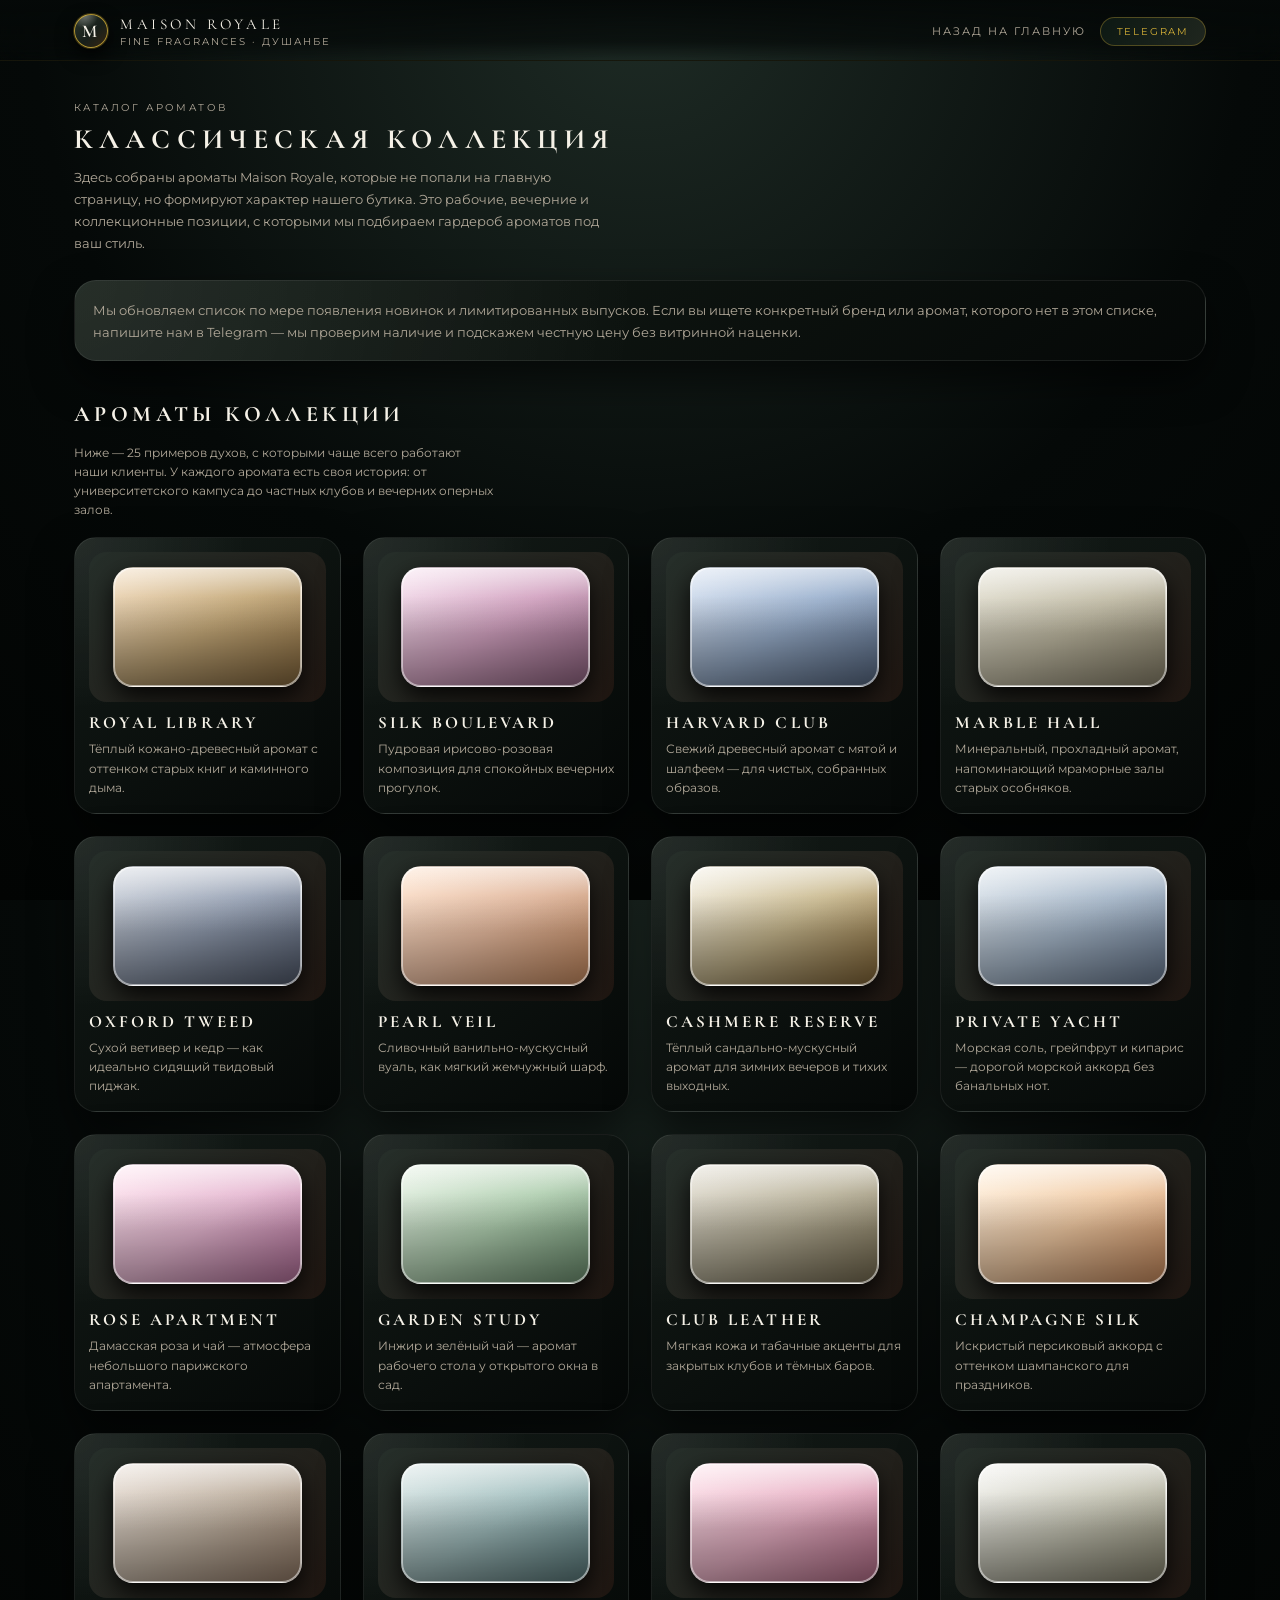
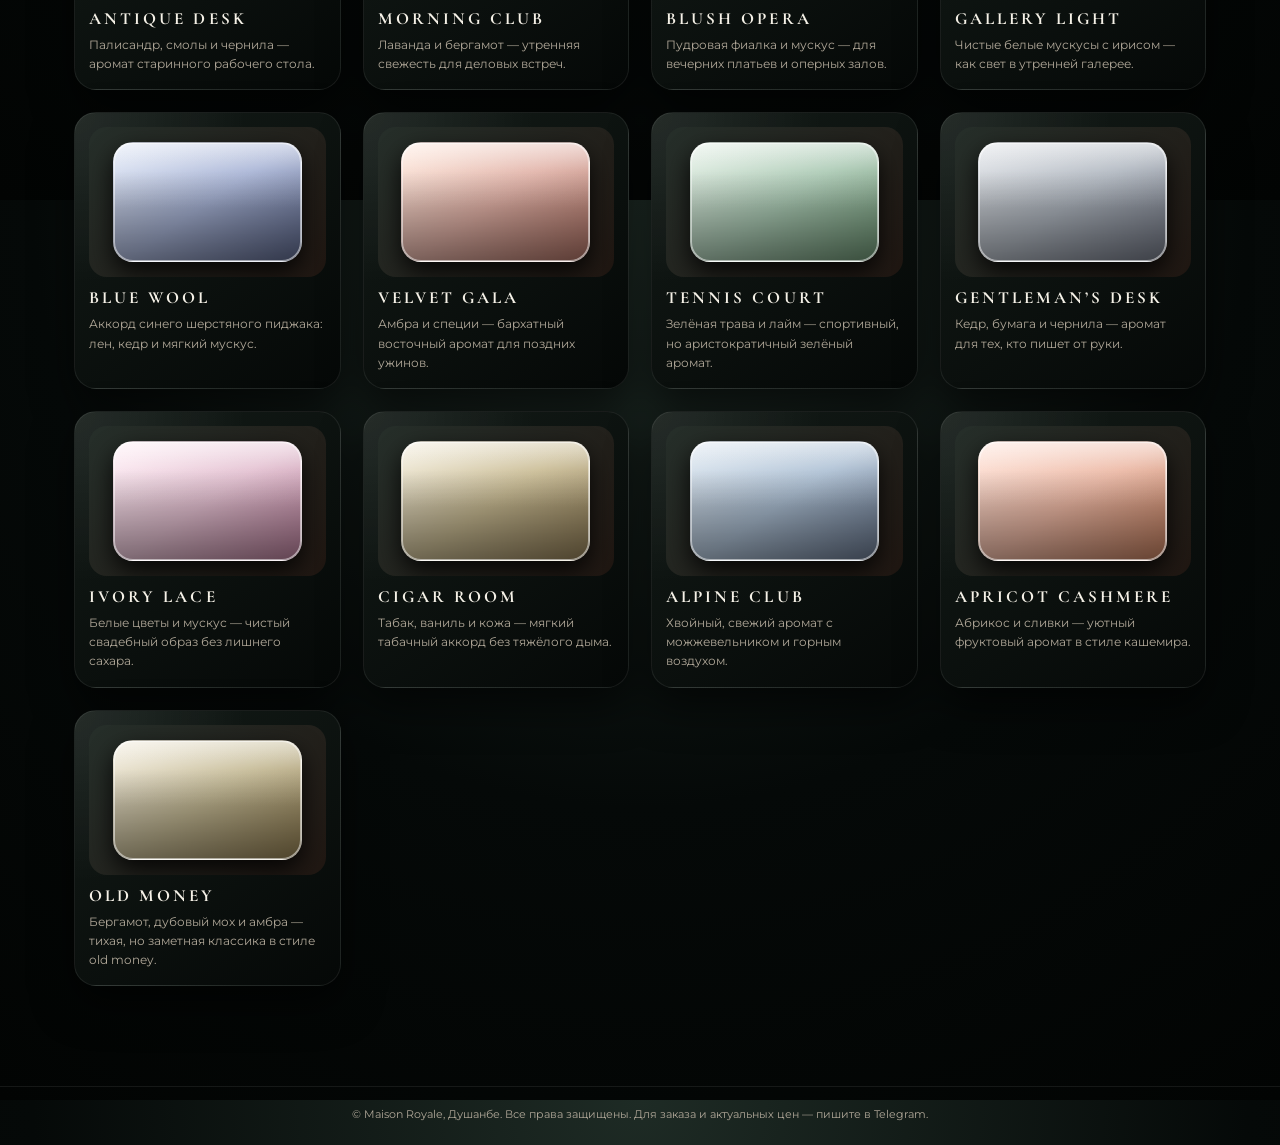
<file: alyosha/parfume.html>
<!DOCTYPE html>
<html lang="ru">
<head>
  <meta charset="UTF-8" />
  <title>Все ароматы — Maison Royale</title>
  <meta name="viewport" content="width=device-width, initial-scale=1.0" />

  <link rel="preconnect" href="https://fonts.googleapis.com" />
  <link rel="preconnect" href="https://fonts.gstatic.com" crossorigin />
  <link href="https://fonts.googleapis.com/css2?family=Cormorant+Garamond:wght@400;500;600;700&family=Montserrat:wght@300;400;500;600&display=swap" rel="stylesheet" />

  <style>
    :root {
      --bg-main: #020403;
      --accent-gold: #d4af37;
      --text-main: #f5f1e7;
      --text-muted: #b1a899;
      --border-soft: rgba(255, 255, 255, 0.08);
      --shadow-soft: 0 18px 40px rgba(0, 0, 0, 0.6);
      --radius-lg: 22px;
      --container-width: 1180px;
      --transition-fast: 0.35s ease;
    }

    * { margin:0; padding:0; box-sizing:border-box; }

    html, body {
      height:100%;
      scroll-behavior:smooth;
    }

    body {
      background: radial-gradient(circle at top, #1e2b25 0, #050908 55%, #020403 100%);
      color:var(--text-main);
      font-family:"Montserrat",system-ui,-apple-system,BlinkMacSystemFont,"Segoe UI",sans-serif;
      overflow-x:hidden;
    }

    .luxury-noise{
      pointer-events:none;
      position:fixed;
      inset:0;
      background-image:url("https://grainy-gradients.vercel.app/noise.svg");
      opacity:0.045;
      mix-blend-mode:soft-light;
      z-index:1;
    }

    .page{position:relative;z-index:2;min-height:100vh;}

    .container{
      max-width:var(--container-width);
      margin:0 auto;
      padding:0 24px;
    }

    /* ===== HEADER ===== */
    header{
      position:sticky;
      top:0;
      z-index:20;
      backdrop-filter:blur(18px);
      background:linear-gradient(to bottom,rgba(5,9,8,0.97),rgba(5,9,8,0.7) 70%,transparent);
      border-bottom:1px solid rgba(212,175,55,0.08);
    }
    .nav{
      display:flex;align-items:center;justify-content:space-between;
      padding:14px 0 12px;
    }
    .nav-left{display:flex;align-items:center;gap:12px;}
    .brand-mark{
      width:34px;height:34px;border-radius:999px;
      border:1px solid rgba(212,175,55,0.8);
      box-shadow:0 0 0 1px rgba(212,175,55,0.25),0 8px 18px rgba(0,0,0,0.85);
      display:flex;align-items:center;justify-content:center;
      background:radial-gradient(circle at 30% 0%,rgba(255,255,255,0.35) 0,transparent 35%),
                 linear-gradient(135deg,#2a342a,#171f1a 55%,#362613 100%);
      font-family:"Cormorant Garamond",serif;
      font-size:18px;font-weight:600;letter-spacing:0.14em;text-transform:uppercase;
    }
    .brand-title{
      display:flex;flex-direction:column;gap:2px;
    }
    .brand-name{
      font-family:"Cormorant Garamond",serif;
      font-size:15px;letter-spacing:0.24em;text-transform:uppercase;
    }
    .brand-sub{
      font-size:10px;letter-spacing:0.2em;text-transform:uppercase;color:var(--text-muted);
    }

    .nav-right{display:flex;align-items:center;gap:14px;}
    .nav-link{
      font-size:11px;letter-spacing:0.18em;text-transform:uppercase;
      color:var(--text-muted);text-decoration:none;
    }
    .nav-link:hover{color:var(--text-main);}
    .nav-cta{
      padding:7px 16px;border-radius:999px;
      border:1px solid rgba(212,175,55,0.32);
      background:linear-gradient(120deg,rgba(14,27,21,0.9),rgba(33,40,32,0.95));
      color:var(--accent-gold);
      font-size:10px;letter-spacing:0.18em;text-transform:uppercase;
      text-decoration:none;
    }

    /* ===== MAIN ===== */
    main{padding:40px 0 60px;}

    .page-head{
      margin-bottom:26px;
      text-align:left;
    }
    .page-breadcrumb{
      font-size:10px;
      letter-spacing:0.24em;
      text-transform:uppercase;
      color:var(--text-muted);
      margin-bottom:8px;
    }
    .page-title{
      font-family:"Cormorant Garamond",serif;
      font-size:28px;
      letter-spacing:0.22em;
      text-transform:uppercase;
      margin-bottom:10px;
    }
    .page-sub{
      font-size:13px;
      color:var(--text-muted);
      max-width:540px;
      line-height:1.7;
    }

    .info-block{
      margin-top:26px;
      border-radius:var(--radius-lg);
      padding:18px 18px 16px;
      border:1px solid var(--border-soft);
      background:
        radial-gradient(circle at 0 0,rgba(255,255,255,0.08) 0,transparent 50%),
        linear-gradient(145deg,#141d17,#050807);
      box-shadow:var(--shadow-soft);
      font-size:13px;
      color:var(--text-muted);
      line-height:1.7;
    }

    /* ===== GRID ===== */
    .grid-title{
      margin-top:40px;
      font-family:"Cormorant Garamond",serif;
      font-size:22px;
      letter-spacing:0.2em;
      text-transform:uppercase;
      margin-bottom:16px;
    }
    .grid-sub{
      font-size:12px;
      color:var(--text-muted);
      max-width:420px;
      line-height:1.6;
      margin-bottom:18px;
    }

    .perfume-grid{
      display:grid;
      grid-template-columns:repeat(4,minmax(0,1fr));
      gap:22px;
    }

    .perfume-card{
      border-radius:var(--radius-lg);
      background:
        radial-gradient(circle at 0 0,rgba(255,255,255,0.08) 0,transparent 45%),
        linear-gradient(145deg,#131b17,#050807);
      border:1px solid var(--border-soft);
      box-shadow:var(--shadow-soft);
      padding:14px 14px 16px;
      text-align:left;
      transition:transform var(--transition-fast), box-shadow var(--transition-fast), border-color var(--transition-fast);
    }
    .perfume-card:hover{
      transform:translateY(-4px);
      box-shadow:0 22px 55px rgba(0,0,0,0.95);
      border-color:rgba(212,175,55,0.45);
    }

    .perfume-image-wrap{
      border-radius:18px;
      overflow:hidden;
      height:150px;
      margin-bottom:10px;
      background:linear-gradient(135deg,#262f2a,#201712);
      display:flex;
      align-items:center;
      justify-content:center;
    }
    .perfume-image{
      width:80%;
      height:80%;
      border-radius:20px;
      border:1px solid rgba(255,255,255,0.5);
      background:
        linear-gradient(180deg,rgba(255,255,255,0.55) 0,rgba(255,255,255,0.08) 24%,rgba(0,0,0,0.18) 55%,rgba(0,0,0,0.45) 100%),
        linear-gradient(145deg,#f3ddc0,#c5a979 50%,#896b3f 100%);
      box-shadow:inset 0 0 0 1px rgba(255,255,255,0.5),0 10px 24px rgba(0,0,0,0.85);
    }

    .perfume-name{
      font-family:"Cormorant Garamond",serif;
      font-size:17px;
      letter-spacing:0.18em;
      text-transform:uppercase;
      margin-bottom:6px;
    }
    .perfume-desc{
      font-size:12px;
      color:var(--text-muted);
      line-height:1.6;
    }

    /* ===== FOOTER ===== */
    footer{
      border-top:1px solid rgba(255,255,255,0.08);
      padding:20px 0 24px;
      margin-top:40px;
      font-size:11px;
      color:var(--text-muted);
      text-align:center;
    }

    /* ===== MEDIA ===== */
    @media (max-width:992px){
      .container{padding:0 18px;}
      .perfume-grid{grid-template-columns:repeat(3,minmax(0,1fr));}
    }

    @media (max-width:768px){
      .container{padding:0 16px;}
      .nav-right .nav-link{display:none;}
      main{padding:28px 0 40px;}
      .page-head{text-align:center;}
      .page-title{font-size:22px;letter-spacing:0.18em;}
      .page-sub{max-width:100%;font-size:12px;margin:0 auto;}
      .info-block{margin-top:20px;font-size:12px;text-align:center;}
      .grid-title{text-align:center;font-size:20px;}
      .grid-sub{text-align:center;margin:0 auto 18px;}
      .perfume-grid{
        grid-template-columns:minmax(0,1fr);
        gap:16px;
      }
      .perfume-card{text-align:center;}
      .perfume-image-wrap{height:160px;}
    }
  </style>
</head>
<body>
<div class="luxury-noise"></div>

<div class="page">
  <!-- HEADER -->
  <header>
    <div class="container">
      <nav class="nav">
        <div class="nav-left">
          <div class="brand-mark">M</div>
          <div class="brand-title">
            <div class="brand-name">Maison Royale</div>
            <div class="brand-sub">Fine Fragrances · Душанбе</div>
          </div>
        </div>
        <div class="nav-right">
          <a href="index.html" class="nav-link">назад на главную</a>
          <a href="https://t.me/ВАШ_TELEGRAM" target="_blank" class="nav-cta">telegram</a>
        </div>
      </nav>
    </div>
  </header>

  <!-- MAIN -->
  <main>
    <div class="container">
      <!-- О коллекции -->
      <div class="page-head">
        <div class="page-breadcrumb">каталог ароматов</div>
        <h1 class="page-title">классическая коллекция</h1>
        <p class="page-sub">
          Здесь собраны ароматы Maison Royale, которые не попали на главную страницу, но формируют характер нашего бутика.
          Это рабочие, вечерние и коллекционные позиции, с которыми мы подбираем гардероб ароматов под ваш стиль.
        </p>
        <div class="info-block">
          Мы обновляем список по мере появления новинок и лимитированных выпусков.  
          Если вы ищете конкретный бренд или аромат, которого нет в этом списке, напишите нам в Telegram — мы проверим наличие
          и подскажем честную цену без витринной наценки.
        </div>
      </div>

      <!-- Сетка ароматов -->
      <h2 class="grid-title">ароматы коллекции</h2>
      <p class="grid-sub">
        Ниже — 25 примеров духов, с которыми чаще всего работают наши клиенты. У каждого аромата есть своя история:
        от университетского кампуса до частных клубов и вечерних оперных залов.
      </p>

      <div class="perfume-grid">
        <!-- 1 -->
        <article class="perfume-card">
          <div class="perfume-image-wrap">
            <div class="perfume-image"></div>
          </div>
          <h3 class="perfume-name">Royal Library</h3>
          <p class="perfume-desc">Тёплый кожано‑древесный аромат с оттенком старых книг и каминного дыма.</p>
        </article>

        <!-- 2 -->
        <article class="perfume-card">
          <div class="perfume-image-wrap">
            <div class="perfume-image" style="background:
              linear-gradient(180deg,rgba(255,255,255,.55) 0,rgba(255,255,255,.08) 24%,rgba(0,0,0,.18) 55%,rgba(0,0,0,.4) 100%),
              linear-gradient(145deg,#f8e3f0,#d2a2c0 50%,#8b607c 100%);
            "></div>
          </div>
          <h3 class="perfume-name">Silk Boulevard</h3>
          <p class="perfume-desc">Пудровая ирисово‑розовая композиция для спокойных вечерних прогулок.</p>
        </article>

        <!-- 3 -->
        <article class="perfume-card">
          <div class="perfume-image-wrap">
            <div class="perfume-image" style="background:
              linear-gradient(180deg,rgba(255,255,255,.5) 0,rgba(255,255,255,.08) 24%,rgba(0,0,0,.2) 55%,rgba(0,0,0,.45) 100%),
              linear-gradient(145deg,#dbe5f3,#9bb1ce 50%,#5a6c87 100%);
            "></div>
          </div>
          <h3 class="perfume-name">Harvard Club</h3>
          <p class="perfume-desc">Свежий древесный аромат с мятой и шалфеем — для чистых, собранных образов.</p>
        </article>

        <!-- 4 -->
        <article class="perfume-card">
          <div class="perfume-image-wrap">
            <div class="perfume-image" style="background:
              linear-gradient(180deg,rgba(255,255,255,.6) 0,rgba(255,255,255,.12) 25%,rgba(0,0,0,.18) 55%,rgba(0,0,0,.4) 100%),
              linear-gradient(145deg,#e5e2d4,#beb8a1 50%,#827b65 100%);
            "></div>
          </div>
          <h3 class="perfume-name">Marble Hall</h3>
          <p class="perfume-desc">Минеральный, прохладный аромат, напоминающий мраморные залы старых особняков.</p>
        </article>

        <!-- 5 -->
        <article class="perfume-card">
          <div class="perfume-image-wrap">
            <div class="perfume-image" style="background:
              linear-gradient(180deg,rgba(255,255,255,.6) 0,rgba(255,255,255,.1) 25%,rgba(0,0,0,.2) 55%,rgba(0,0,0,.45) 100%),
              linear-gradient(145deg,#d1d6de,#949fb2 50%,#555e70 100%);
            "></div>
          </div>
          <h3 class="perfume-name">Oxford Tweed</h3>
          <p class="perfume-desc">Сухой ветивер и кедр — как идеально сидящий твидовый пиджак.</p>
        </article>

        <!-- 6 -->
        <article class="perfume-card">
          <div class="perfume-image-wrap">
            <div class="perfume-image" style="background:
              linear-gradient(180deg,rgba(255,255,255,.55) 0,rgba(255,255,255,.1) 24%,rgba(0,0,0,.15) 55%,rgba(0,0,0,.35) 100%),
              linear-gradient(145deg,#ffe4cf,#e0b59a 50%,#b37c55 100%);
            "></div>
          </div>
          <h3 class="perfume-name">Pearl Veil</h3>
          <p class="perfume-desc">Сливочный ванильно‑мускусный вуаль, как мягкий жемчужный шарф.</p>
        </article>

        <!-- 7 -->
        <article class="perfume-card">
          <div class="perfume-image-wrap">
            <div class="perfume-image" style="background:
              linear-gradient(180deg,rgba(255,255,255,.55) 0,rgba(255,255,255,.08) 24%,rgba(0,0,0,.2) 55%,rgba(0,0,0,.45) 100%),
              linear-gradient(145deg,#f5f1e5,#cbbb91 50%,#866837 100%);
            "></div>
          </div>
          <h3 class="perfume-name">Cashmere Reserve</h3>
          <p class="perfume-desc">Тёплый сандально‑мускусный аромат для зимних вечеров и тихих выходных.</p>
        </article>

        <!-- 8 -->
        <article class="perfume-card">
          <div class="perfume-image-wrap">
            <div class="perfume-image" style="background:
              linear-gradient(180deg,rgba(255,255,255,.5) 0,rgba(255,255,255,.08) 24%,rgba(0,0,0,.18) 55%,rgba(0,0,0,.4) 100%),
              linear-gradient(145deg,#e1e8ee,#a6b7c9 50%,#65758b 100%);
            "></div>
          </div>
          <h3 class="perfume-name">Private Yacht</h3>
          <p class="perfume-desc">Морская соль, грейпфрут и кипарис — дорогой морской аккорд без банальных нот.</p>
        </article>

        <!-- 9 -->
        <article class="perfume-card">
          <div class="perfume-image-wrap">
            <div class="perfume-image" style="background:
              linear-gradient(180deg,rgba(255,255,255,.6) 0,rgba(255,255,255,.12) 24%,rgba(0,0,0,.18) 55%,rgba(0,0,0,.4) 100%),
              linear-gradient(145deg,#ffe6f0,#e5b6d0 50%,#ad6b94 100%);
            "></div>
          </div>
          <h3 class="perfume-name">Rose Apartment</h3>
          <p class="perfume-desc">Дамасская роза и чай — атмосфера небольшого парижского апартамента.</p>
        </article>

        <!-- 10 -->
        <article class="perfume-card">
          <div class="perfume-image-wrap">
            <div class="perfume-image" style="background:
              linear-gradient(180deg,rgba(255,255,255,.55) 0,rgba(255,255,255,.1) 24%,rgba(0,0,0,.18) 55%,rgba(0,0,0,.4) 100%),
              linear-gradient(145deg,#e7f2e5,#b0cfb0 50%,#6a8c6d 100%);
            "></div>
          </div>
          <h3 class="perfume-name">Garden Study</h3>
          <p class="perfume-desc">Инжир и зелёный чай — аромат рабочего стола у открытого окна в сад.</p>
        </article>

        <!-- 11 -->
        <article class="perfume-card">
          <div class="perfume-image-wrap">
            <div class="perfume-image" style="background:
              linear-gradient(180deg,rgba(255,255,255,.55) 0,rgba(255,255,255,.1) 24%,rgba(0,0,0,.2) 55%,rgba(0,0,0,.45) 100%),
              linear-gradient(145deg,#e4e0d5,#b9b29a 50%,#7b7054 100%);
            "></div>
          </div>
          <h3 class="perfume-name">Club Leather</h3>
          <p class="perfume-desc">Мягкая кожа и табачные акценты для закрытых клубов и тёмных баров.</p>
        </article>

        <!-- 12 -->
        <article class="perfume-card">
          <div class="perfume-image-wrap">
            <div class="perfume-image" style="background:
              linear-gradient(180deg,rgba(255,255,255,.6) 0,rgba(255,255,255,.12) 24%,rgba(0,0,0,.18) 55%,rgba(0,0,0,.4) 100%),
              linear-gradient(145deg,#fff1df,#f0c9a2 50%,#c18559 100%);
            "></div>
          </div>
          <h3 class="perfume-name">Champagne Silk</h3>
          <p class="perfume-desc">Искристый персиковый аккорд с оттенком шампанского для праздников.</p>
        </article>

        <!-- 13 -->
        <article class="perfume-card">
          <div class="perfume-image-wrap">
            <div class="perfume-image" style="background:
              linear-gradient(180deg,rgba(255,255,255,.55) 0,rgba(255,255,255,.08) 24%,rgba(0,0,0,.18) 55%,rgba(0,0,0,.4) 100%),
              linear-gradient(145deg,#ebe2da,#c0b2a2 50%,#8d7663 100%);
            "></div>
          </div>
          <h3 class="perfume-name">Antique Desk</h3>
          <p class="perfume-desc">Палисандр, смолы и чернила — аромат старинного рабочего стола.</p>
        </article>

        <!-- 14 -->
        <article class="perfume-card">
          <div class="perfume-image-wrap">
            <div class="perfume-image" style="background:
              linear-gradient(180deg,rgba(255,255,255,.5) 0,rgba(255,255,255,.1) 24%,rgba(0,0,0,.2) 55%,rgba(0,0,0,.45) 100%),
              linear-gradient(145deg,#dde9e8,#a3c0c0 50%,#5d7e7f 100%);
            "></div>
          </div>
          <h3 class="perfume-name">Morning Club</h3>
          <p class="perfume-desc">Лаванда и бергамот — утренняя свежесть для деловых встреч.</p>
        </article>

        <!-- 15 -->
        <article class="perfume-card">
          <div class="perfume-image-wrap">
            <div class="perfume-image" style="background:
              linear-gradient(180deg,rgba(255,255,255,.6) 0,rgba(255,255,255,.12) 24%,rgba(0,0,0,.2) 55%,rgba(0,0,0,.4) 100%),
              linear-gradient(145deg,#fde2ea,#e8b0c4 50%,#af6a84 100%);
            "></div>
          </div>
          <h3 class="perfume-name">Blush Opera</h3>
          <p class="perfume-desc">Пудровая фиалка и мускус — для вечерних платьев и оперных залов.</p>
        </article>

        <!-- 16 -->
        <article class="perfume-card">
          <div class="perfume-image-wrap">
            <div class="perfume-image" style="background:
              linear-gradient(180deg,rgba(255,255,255,.55) 0,rgba(255,255,255,.1) 24%,rgba(0,0,0,.2) 55%,rgba(0,0,0,.45) 100%),
              linear-gradient(145deg,#f4f4f0,#c5c4b4 50%,#8b8872 100%);
            "></div>
          </div>
          <h3 class="perfume-name">Gallery Light</h3>
          <p class="perfume-desc">Чистые белые мускусы с ирисом — как свет в утренней галерее.</p>
        </article>

        <!-- 17 -->
        <article class="perfume-card">
          <div class="perfume-image-wrap">
            <div class="perfume-image" style="background:
              linear-gradient(180deg,rgba(255,255,255,.55) 0,rgba(255,255,255,.1) 24%,rgba(0,0,0,.22) 55%,rgba(0,0,0,.45) 100%),
              linear-gradient(145deg,#e1e8f6,#a7b3d5 50%,#5b6588 100%);
            "></div>
          </div>
          <h3 class="perfume-name">Blue Wool</h3>
          <p class="perfume-desc">Аккорд синего шерстяного пиджака: лен, кедр и мягкий мускус.</p>
        </article>

        <!-- 18 -->
        <article class="perfume-card">
          <div class="perfume-image-wrap">
            <div class="perfume-image" style="background:
              linear-gradient(180deg,rgba(255,255,255,.58) 0,rgba(255,255,255,.12) 24%,rgba(0,0,0,.2) 55%,rgba(0,0,0,.45) 100%),
              linear-gradient(145deg,#ffe9dd,#e0b0a5 50%,#a86e61 100%);
            "></div>
          </div>
          <h3 class="perfume-name">Velvet Gala</h3>
          <p class="perfume-desc">Амбра и специи — бархатный восточный аромат для поздних ужинов.</p>
        </article>

        <!-- 19 -->
        <article class="perfume-card">
          <div class="perfume-image-wrap">
            <div class="perfume-image" style="background:
              linear-gradient(180deg,rgba(255,255,255,.55) 0,rgba(255,255,255,.1) 24%,rgba(0,0,0,.2) 55%,rgba(0,0,0,.45) 100%),
              linear-gradient(145deg,#e3efe5,#aac9b3 50%,#6a9070 100%);
            "></div>
          </div>
          <h3 class="perfume-name">Tennis Court</h3>
          <p class="perfume-desc">Зелёная трава и лайм — спортивный, но аристократичный зелёный аромат.</p>
        </article>

        <!-- 20 -->
        <article class="perfume-card">
          <div class="perfume-image-wrap">
            <div class="perfume-image" style="background:
              linear-gradient(180deg,rgba(255,255,255,.55) 0,rgba(255,255,255,.1) 24%,rgba(0,0,0,.22) 55%,rgba(0,0,0,.45) 100%),
              linear-gradient(145deg,#e0e3e7,#b0b7c0 50%,#707582 100%);
            "></div>
          </div>
          <h3 class="perfume-name">Gentleman’s Desk</h3>
          <p class="perfume-desc">Кедр, бумага и чернила — аромат для тех, кто пишет от руки.</p>
        </article>

        <!-- 21 -->
        <article class="perfume-card">
          <div class="perfume-image-wrap">
            <div class="perfume-image" style="background:
              linear-gradient(180deg,rgba(255,255,255,.6) 0,rgba(255,255,255,.12) 24%,rgba(0,0,0,.2) 55%,rgba(0,0,0,.45) 100%),
              linear-gradient(145deg,#ffeef5,#e3bfd0 50%,#b27a95 100%);
            "></div>
          </div>
          <h3 class="perfume-name">Ivory Lace</h3>
          <p class="perfume-desc">Белые цветы и мускус — чистый свадебный образ без лишнего сахара.</p>
        </article>

        <!-- 22 -->
        <article class="perfume-card">
          <div class="perfume-image-wrap">
            <div class="perfume-image" style="background:
              linear-gradient(180deg,rgba(255,255,255,.55) 0,rgba(255,255,255,.1) 24%,rgba(0,0,0,.22) 55%,rgba(0,0,0,.45) 100%),
              linear-gradient(145deg,#f3eddc,#c9bb93 50%,#8d7a54 100%);
            "></div>
          </div>
          <h3 class="perfume-name">Cigar Room</h3>
          <p class="perfume-desc">Табак, ваниль и кожа — мягкий табачный аккорд без тяжёлого дыма.</p>
        </article>

        <!-- 23 -->
        <article class="perfume-card">
          <div class="perfume-image-wrap">
            <div class="perfume-image" style="background:
              linear-gradient(180deg,rgba(255,255,255,.55) 0,rgba(255,255,255,.1) 24%,rgba(0,0,0,.22) 55%,rgba(0,0,0,.45) 100%),
              linear-gradient(145deg,#dde7f0,#adc0d4 50%,#66748a 100%);
            "></div>
          </div>
          <h3 class="perfume-name">Alpine Club</h3>
          <p class="perfume-desc">Хвойный, свежий аромат с можжевельником и горным воздухом.</p>
        </article>

        <!-- 24 -->
        <article class="perfume-card">
          <div class="perfume-image-wrap">
            <div class="perfume-image" style="background:
              linear-gradient(180deg,rgba(255,255,255,.58) 0,rgba(255,255,255,.12) 24%,rgba(0,0,0,.2) 55%,rgba(0,0,0,.45) 100%),
              linear-gradient(145deg,#ffe3d8,#ecb7a3 50%,#bc7a5b 100%);
            "></div>
          </div>
          <h3 class="perfume-name">Apricot Cashmere</h3>
          <p class="perfume-desc">Абрикос и сливки — уютный фруктовый аромат в стиле кашемира.</p>
        </article>

        <!-- 25 -->
        <article class="perfume-card">
          <div class="perfume-image-wrap">
            <div class="perfume-image" style="background:
              linear-gradient(180deg,rgba(255,255,255,.55) 0,rgba(255,255,255,.1) 24%,rgba(0,0,0,.22) 55%,rgba(0,0,0,.45) 100%),
              linear-gradient(145deg,#f2ecdd,#c5ba95 50%,#8f7c50 100%);
            "></div>
          </div>
          <h3 class="perfume-name">Old Money</h3>
          <p class="perfume-desc">Бергамот, дубовый мох и амбра — тихая, но заметная классика в стиле old money.</p>
        </article>
      </div>
    </div>
  </main>

  <!-- FOOTER -->
  <footer>
    © Maison Royale, Душанбе. Все права защищены. Для заказа и актуальных цен — пишите в Telegram.
  </footer>
</div>
</body>
</html>
</file>
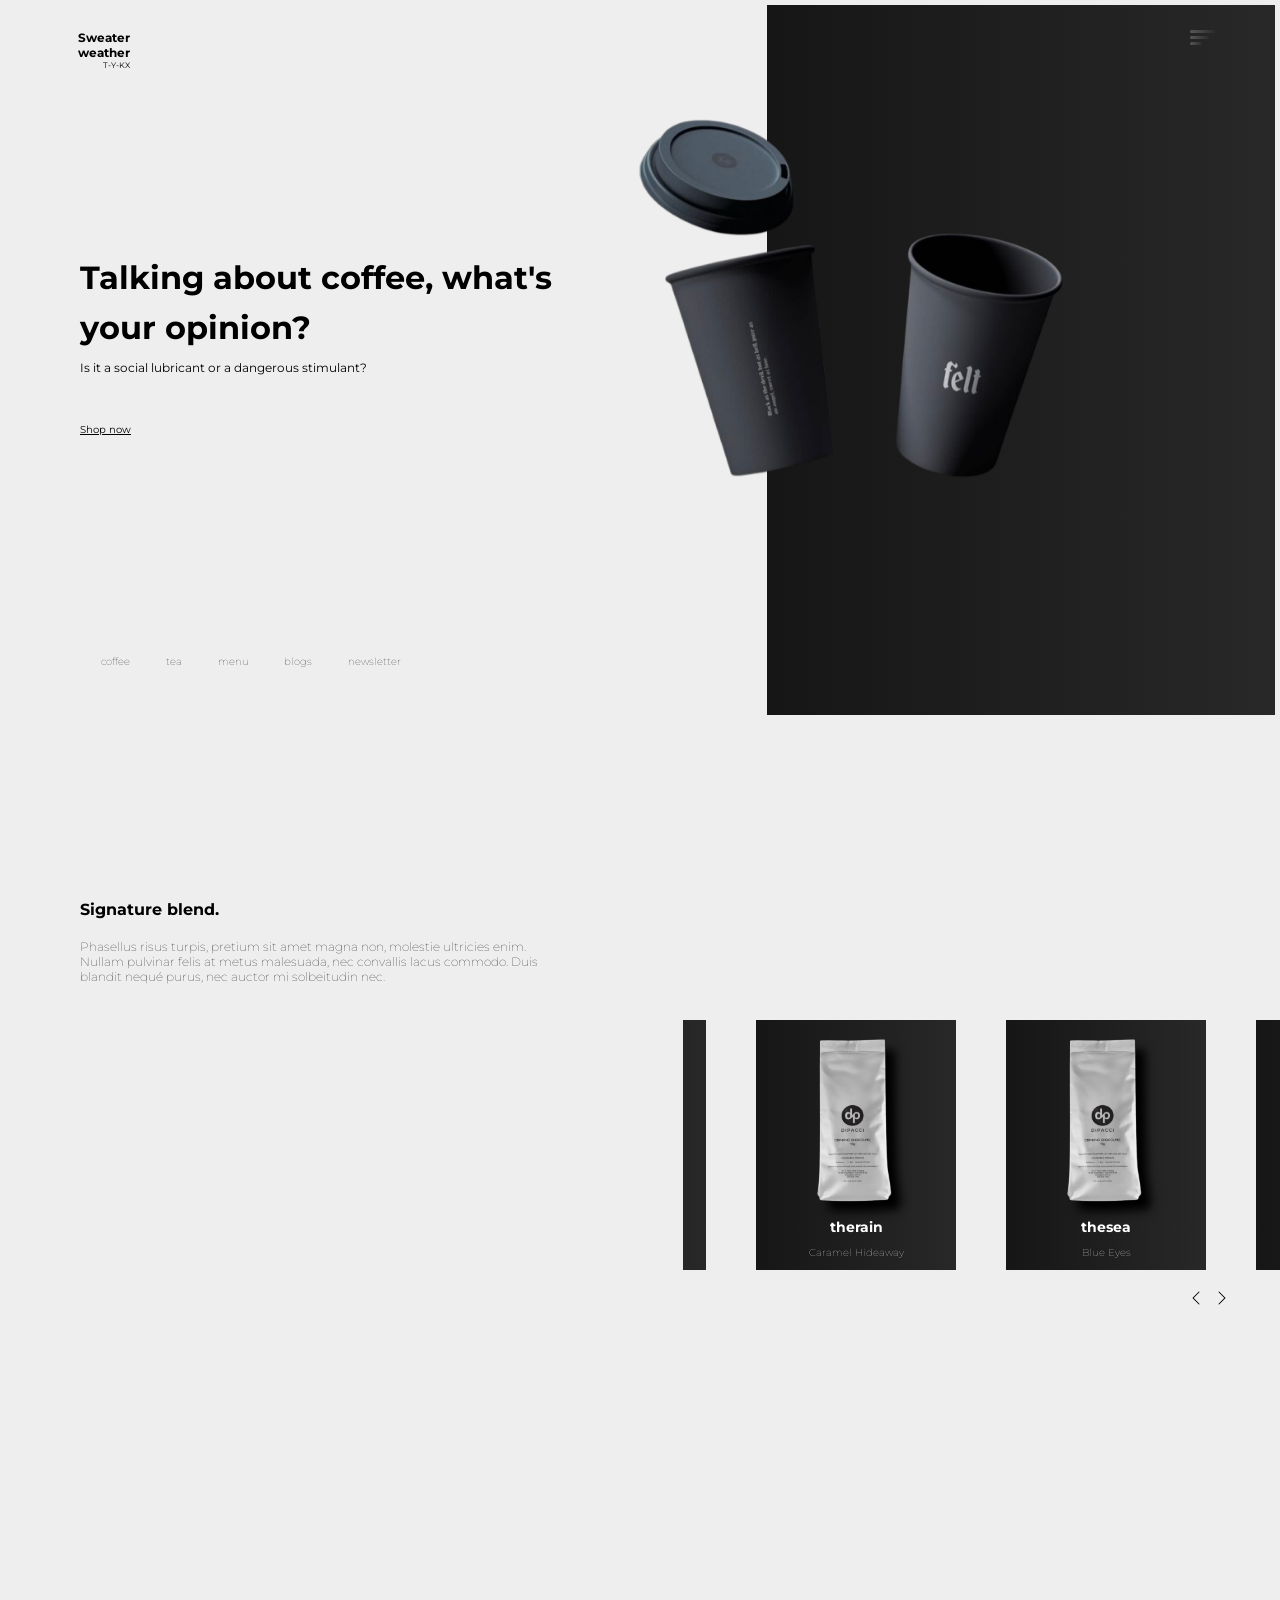
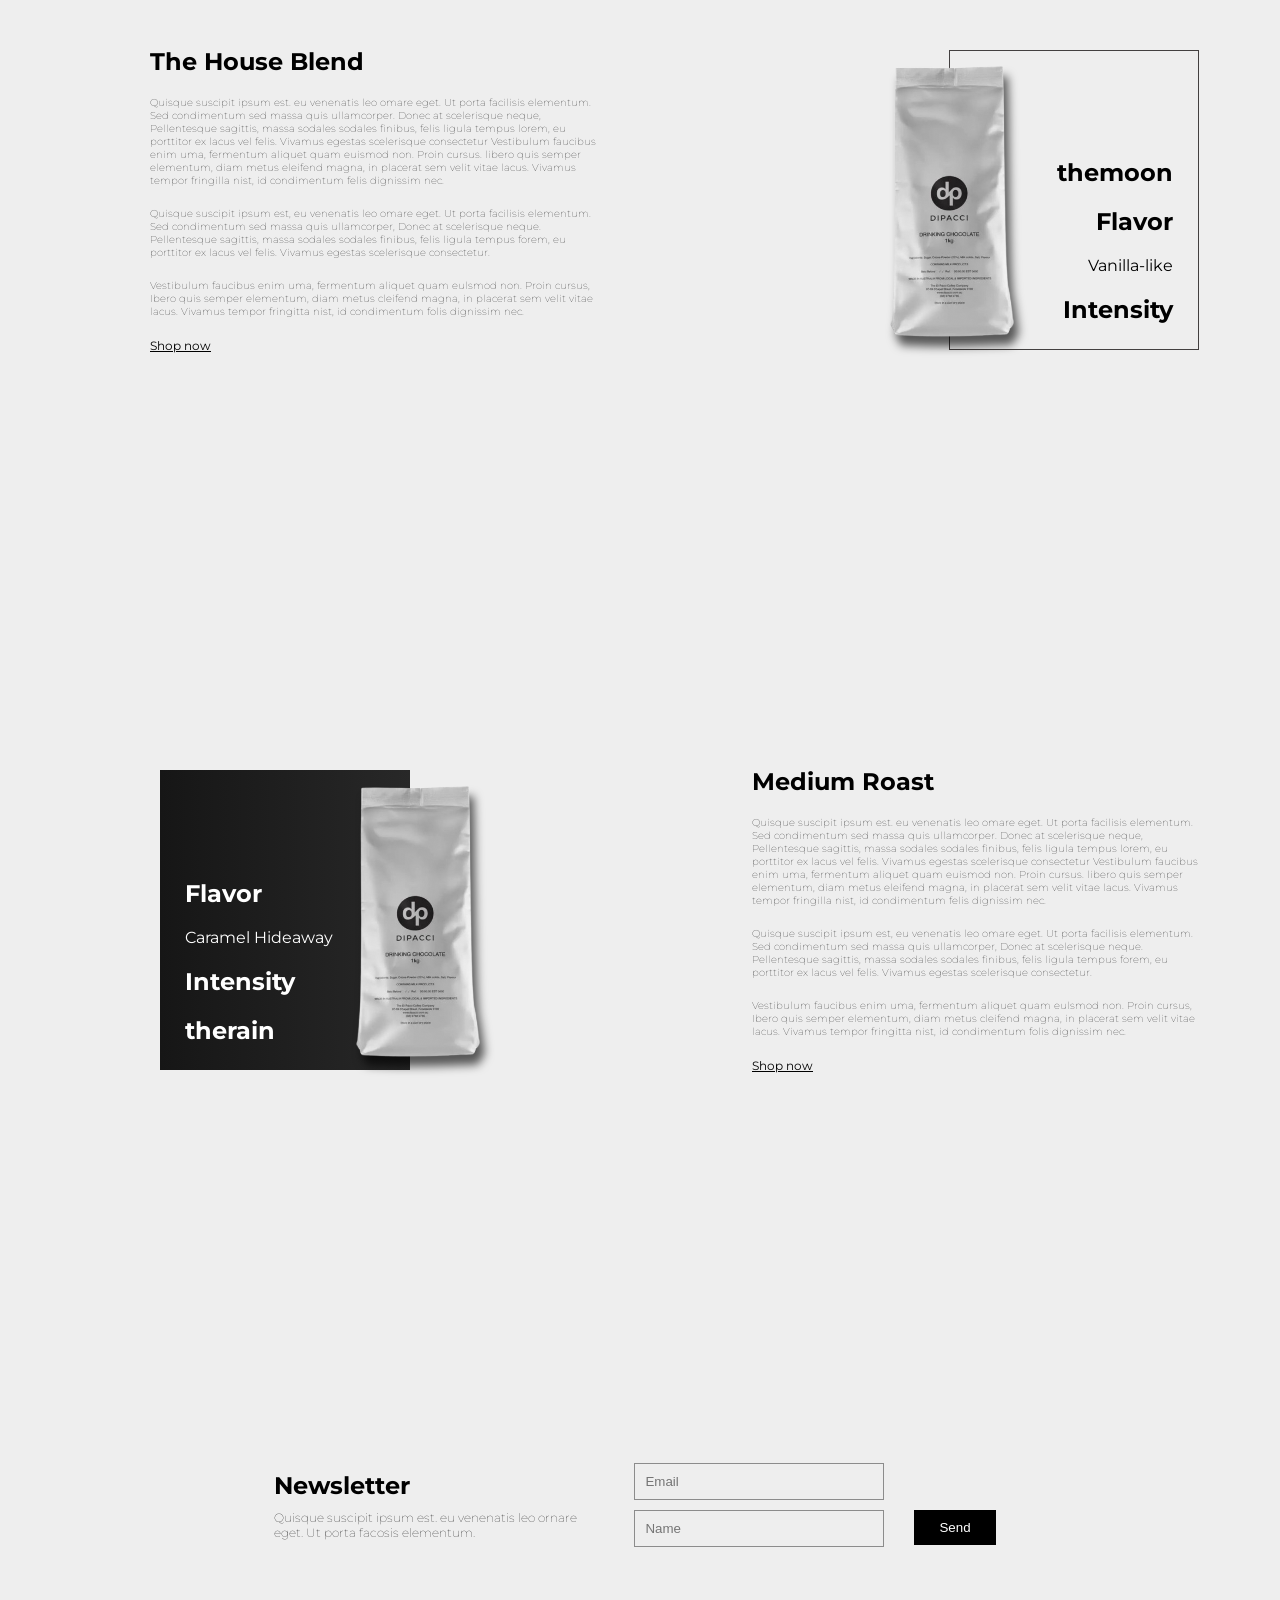
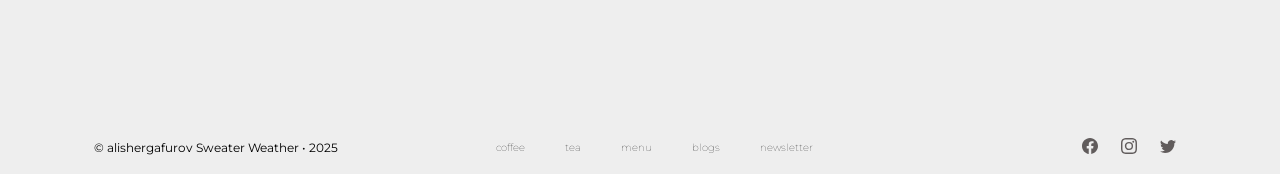
<file: alyosha/site1.html>
<!DOCTYPE html>
<html lang="en">
<head>
    <meta charset="UTF-8">
    <meta name="viewport" content="width=device-width, initial-scale=1.0">
    <title>Sweater || weather</title>
    <link rel="preconnect" href="https://fonts.googleapis.com">
    <link href="https://fonts.googleapis.com/css2?family=Elms+Sans:ital,wght@0,100..900;1,100..900&family=Montserrat:ital,wght@0,100..900;1,100..900&display=swap" rel="stylesheet">
    <link rel="preconnect" href="https://fonts.gstatic.com" crossorigin>
    <style>
        *{
    margin: 0;
    padding: 0;
    box-sizing: border-box;
}

body{
    font-family: 'Montserrat', sans-serif;
    background-color: #eeeeee;
}

header{
    height: 80px;
    position: fixed;
    top: 10px;
    left: 10px;
    z-index: 1000;
    opacity: 0;
    animation: fadeRight 0.6s ease-out forwards;
    width: 97%;
    display: flex;
    align-items: center;
}

.logo{
    width: 120px;
    display: flex;
    flex-direction: column;
    justify-content: center;
    align-items: end;
    position: relative;
    color: #000;
}

header h1{
    font-size: 12px;
}

header p{
    font-size: 8px;
}

.burger{
    position: fixed;
    top: 20px;
    right: 30px;
    width: 32px;
    height: 24px;
    cursor: pointer;
    z-index: 1001;
}

.burger span{
    display: block;
    height: 3px;
    background: linear-gradient(to right, #595656, #2c2c2c);
    border-radius: 2px;
    margin-bottom: 3px;
    transition: .5s;
    width: 80%;
}

.menu{
    position: fixed;
    top: 10px;
    right: -300px;
    width: 220px;
    height: auto;
    background: linear-gradient(to right, #161616, #282828);
    padding: 30px 20px;
    display: flex;
    flex-direction: column;
    gap: 20px;
    transition: .5s ease;
    margin: 0;
    border-radius: 12px;
}

.menu a{
    text-decoration: none;
    color: #a9a9a9;
    font-size: 18px;
}

.menu a:hover{
    color: #ffffff;
}

.menu.active{
    right: 30px;
}

.burger.active span:nth-child(1){
    transform: translateY(8px) rotate(45deg);
    width: 90% ;
}

.burger.active span:nth-child(2){
    opacity: 0;
}

.burger.active span:nth-child(3){
    transform: translateY(-8px) rotate(-45deg);
    width: 90% ;
}

.burger span:nth-child(2){
    width: 60%;
}

.burger span:nth-child(3){
    width: 40%;
}

.sec{
    height: 80vh;
    display: flex;
}

.group-1{
    width: 60%;
    display: flex;
    flex-direction: column;
    justify-content: center;
    align-items: center;
}

.group-1 .text{
    line-height: 50px;
    position: relative;
    right: 65px;
    z-index: 1999;
}

.group-1 .text h1{
    font-size: 32px;
    opacity: 0;
    animation: fadeRight 0.6s ease-out 0.4s forwards;
}

.group-1 .text p{
    font-size: 12px;
    position: relative;
    bottom: 10px;
    opacity: 0;
    animation: fadeLeft 0.8s ease-out 0.6s forwards;
}

.group-1 .text a{
    color: #000;
    font-size: 10px;
    transition: .5s;
    opacity: 0;
    animation: fadeRight 1s ease-out 0.8s forwards;
}

.group-1 .text a:hover{
    text-decoration: none;
}

.group-1 nav{
    position: relative;
    top: 200px;
    width: 300px;
    right: 130px;
    display: flex;
    justify-content: space-between;
    z-index: 1999;
    opacity: 0;
    animation: fadeUp 0.6s ease-out 1s forwards;
}
.group-1 nav a{
    color: #000;
    text-decoration: none;
    font-size: 10px;
    font-weight: 100;
    transition: .5s;
}

.group-1 nav a:hover{
    text-decoration: underline;
}

.group-2{
    width: 40%;
    background: linear-gradient(to right, #161616, #282828);
    margin: 5px;
    opacity: 0;
    animation: fadeLeft 0.6s ease-out  forwards;
}

.group-2 img{
    position: relative;
    top: 100px;
    opacity: 0;
    right: 140px;
    animation: fadeUp 0.6s ease-out 0.8s forwards;
}


@keyframes fadeUp {
  from { opacity: 0; transform: translateY(40px); scale: 2;}
  to   { opacity: 1; transform: translateY(0); scale: 1;}
}

@keyframes fadeDown {
  from { opacity: 0; transform: translateY(-30px);}
  to   { opacity: 1; transform: translateY(0); }
}

@keyframes fadeRight {
  from { opacity: 0; transform: translateX(-40px); }
  to   { opacity: 1; transform: translateX(0); }
}

@keyframes fadeLeft {
  from { opacity: 0; transform: translateX(40px); }
  to   { opacity: 1; transform: translateX(0); }
}

.sec-1{
    height: 80vh;
    display: flex;
}

.text2{
    width: 1000px;
    height: auto;
    display: flex;
    flex-direction: column;
    justify-content: start;
    align-items: start;
    position: relative;
    top: 100px;
    gap: 20px;
    margin: 80px;
}

.text2 h1{
    font-size: 16px;
}
.text2 p{
    font-size: 12px;
    font-weight: 100;
}

.tea-pot{
    position: relative;
    top: 300px;
    left: 42px;
    display: flex;
    justify-content: center;
    align-items: center;
    gap: 50px;
    width: 1200px;
    height: 250px;
    padding: 20px;
    overflow-x: auto;  
    overflow-y: hidden;
    white-space: nowrap;
    scroll-behavior: smooth;
}
.tea-pot span {
    min-width: 200px;   
    display: flex;
    justify-content: center;
    align-items: center;
    flex-direction: column;
    padding: 15px;
    background: linear-gradient(to right, #161616, #282828);
    flex-shrink: 0;
}

.tea-pot span h2{
    color: #fff;
    font-size: 14px;
    margin: 10px;
}

.tea-pot span p{
    color: #fff;
    font-size: 10px;
    font-weight: 100;
}

.tea-pot span img{
    filter: drop-shadow(10px 10px 5px #000000);
}

.sec-1 .icons{
    display: flex;
    gap: 10px;
    height: 20px;
    position: relative;
    top: 570px;
    right: 50px;
}


.sec-2{
    height: 80vh;
    display: flex;
    justify-content: space-between;
    align-items: center;
}

.text3{
    width: 35%;
    display: flex;
    flex-direction: column;
    gap: 20px;
    margin-left: 150px;
}

.text3 h1{
    font-size: 24px;
}

.text3 p{
    font-size: 10px;
    font-weight: 100;
}

.text3 a{
    color: #000;
    font-size: 12px;
}

.text3 a:hover{
    text-decoration: none;
}


.blok{
    border: 1px solid #434040;   
    position: relative;
    left: 260px;
    height: 300px;
    width: 250px;
    display: flex;
    flex-direction: column;
    justify-content: end;
    align-items: end;
    gap: 20px;
    padding-right: 25px;
    padding-bottom: 25px;
}

.tea{
    position: relative;
    right: 200px;
    filter: drop-shadow(5px 10px 5px #000000a2);
}

.sec-3{
    height: 80vh;
    display: flex;
    justify-content: space-between;
    align-items: center;
}

.text4{
    width: 35%;
    display: flex;
    flex-direction: column;
    gap: 20px;
    margin-right: 80px;
}

.text4 h1{
    font-size: 24px;
}

.text4 p{
    font-size: 10px;
    font-weight: 100;
}

.text4 a{
    color: #000;
    font-size: 12px;
}

.text4 a:hover{
    text-decoration: none;
}


.blok2{
    background: linear-gradient(to right, #161616, #282828);
    color: #fff;
    position: relative;
    left: 160px;
    height: 300px;
    width: 250px;
    display: flex;
    flex-direction: column;
    justify-content: end;
    align-items: start;
    gap: 20px;
    padding-left: 25px;
    padding-bottom: 25px;
}

.tea3{
    position: relative;
    right: 80px;
    filter: drop-shadow(5px 10px 5px #000000a2);
}



.sec-4{
    height: 50vh;
    display: flex;
    justify-content: center;
    gap: 40px;
    align-items: center;
}

.text5{
    width: 25%;
    display: flex;
    flex-direction: column;
    gap: 10px;
}

.text5 p{
    font-size: 12px;
    font-weight: 100;
}

.input-email{
    display: flex;
    flex-direction: column;
    gap: 10px;
}

.input-email input{
    border: 1px solid #8c8c8c;
    padding: 10px;
    width: 250px;
    background-color: transparent;
    outline: none;
}

.input-email input:hover{
    border-color: #000;
}

.btn-send button{
    background-color: #000;
    border: none;
    padding: 10px 25px; 
    color: #fff;
    position: relative;
    right: 10px;
    top: 22px;
}

.btn-send button:hover{
    background-color: #2c2c2c;
}


footer{
    display: flex;
    justify-content: space-around;
    font-size: 12px;
    height: 35px;
    align-items: center;
}

.last-nav nav{
    display: flex;
    justify-content: space-between;
    position: relative;
    right: 50px;
}

.last-nav nav a{
    color: #000;
    text-decoration: none;
    font-size: 10px;
    font-weight: 100;
    margin: 20px;
}

.last-nav nav a:hover{
    text-decoration: underline;
}

.social-media svg{
    margin: 10px;
    color: #615c5c;
}

.social-media svg:hover{
    color: #000;
}









.reveal {
    opacity: 0;
    transform: translateY(60px);
    transition: 0.9s ease;
}

.reveal-left {
    opacity: 0;
    transform: translateX(-60px);
    transition: 0.9s ease;
}

.reveal-right {
    opacity: 0;
    transform: translateX(60px);
    transition: 0.9s ease;
}

.reveal.active,
.reveal-left.active,
.reveal-right.active {
    opacity: 1;
    transform: translate(0, 0);
}



@media(max-width:768px){

.logo{
    width: 70px;
}

.menu{
    width: 180px;
    padding: 20px ;
}

.menu a{
    font-size: 14px;
}

.group-1 .text{
    right: -188px;
    bottom: 80px;
    line-height: 25px;
    text-align: center;
}

.group-1 .text br{
    display: none;
}

.group-1 .text p{
    bottom: 0;
    font-size: 10px;
    color: #fff;
}

.group-1 .text a{
    color: #fff;
}

.group-1 .text h1{
    font-size: 25px;
    color: #fff;
}

.group-1 nav{
    right: -158px;
    width: 200px;
    top: 250px;
}

.group-1{
    width: 50%;
}

.group-2{
    width: 50%;
}

.group-2 img{
    width: 300px;
    top: 200px;
    position: absolute;
    right: 120px;
}

.black{
    color: #000;
}

.text2{
    position: relative;
    top: 20px;
}

.text2 h1{
    font-size: 14px;
}

.text2 p{
    font-size: 8px;
}

.tea-pot span {
    min-width: 150px;
    padding: 10px;
}
.tea-pot span h2{
    font-size: 12px;
}

.tea-pot span p{
    font-size: 8px;
}

.tea-pot span img{
    width: 100px;
}



.text3{
    width: auto;
    margin-left: 30px;
}

.text3 h1{
    font-size: 14px;
}

.text3 p{
    font-size: 7px;
}

.text3 a{
    font-size: 8px;
}

.text3 a:hover{
    text-decoration: none;
}


.blok{  
    position: relative;
    left: 120px;
    height: 200px;
    width: 150px;
    flex-shrink: 0;
    font-size: 7px;
}

.tea{
    position: relative;
    right: 100px;
    width: 150px;
    filter: drop-shadow(5px 10px 5px #000000a2);
}




.text4{
    width: auto;
    margin-right: 30px;
}

.text4 h1{
    font-size: 14px;
}

.text4 p{
    font-size: 7px;
}

.text4 a{
    font-size: 8px;
}


.blok2{  
    position: relative;
    left: 40px;
    height: 200px;
    width: 150px;
    flex-shrink: 0;
    font-size: 7px;
}

.tea3{
    position: relative;
    right: 30px;
    width: 150px;
    filter: drop-shadow(5px 10px 5px #000000a2);
}


.sec-4{
    display: flex;
    flex-direction: column;
}

.text5{
    width: 80%;
    text-align: center;
}

.text5 p{
    font-size: 10px;
}

.input-email{
    display: flex;
    flex-direction: column;
    gap: 10px;
}

.input-email input{
    padding: 8px;
    width: 250px;
}

.btn-send button{
    padding: 8px 25px; 
    top: -10px;
}


footer{
    font-size: 10px;
}

.last-nav nav{
    right: 0px;
}

.last-nav nav a{
    font-size: 8px;
    margin: 5px;
}


.social-media svg{
    margin: 5px;
} }

@media (max-width: 480px) {

  /* ===== GLOBAL ===== */
  body{
    overflow-x: hidden;
  }

  section{
    padding: 40px 0;
  }

  /* ===== HEADER ===== */
  header{
    height: 60px;
  }

  .logo{
    width: auto;
  }

  /* ===== HERO ===== */
  .sec{
    flex-direction: column;
    height: auto;
    gap: 30px;
    margin-top: 50px;
  }

  .group-1,
  .group-2{
    width: 100%;
    align-items: center;
    justify-content: center;
  }

  .group-1 .text{
    right: 0;
    bottom: 0;
    line-height: 24px;
    text-align: center;
  }

  .group-1 .text h1{
    font-size: 22px;
    color: #000;
  }

  .group-1 .text p{
    font-size: 10px;
    color: #000;
  }

  .group-1 .text a{
    color: #000;
  }
  .group-1 nav{
    position: static;
    width: 100%;
    margin-top: 20px;
    justify-content: space-around;
  }



  .group-2{
    height: 260px;
    display: flex;
    justify-content: center;
    align-items: center;
  }

  .group-2 img{
    position: static;
    width: 240px;
  }

  /* ===== SECTION 1 ===== */
  .sec-1{
    flex-direction: column;
    height: auto;
  }

  .text2{
    width: 90%;
    margin: 0 auto 30px;
    top: 0;
    text-align: center;
    align-items: center;
  }

  .tea-pot{
    position: static;
    width: 100%;
    padding: 0 20px;
    gap: 20px;
    justify-content: flex-start;
  }

  .tea-pot span{
    min-width: 140px;
    padding: 10px;
  }

  .tea-pot span img{
    width: 90px;
  }

  .sec-1 .icons{
    position: static;
    margin-top: 20px;
    justify-content: center;
  }

  /* ===== SECTION 2 ===== */
  .sec-2{
    flex-direction: column;
    height: auto;
    gap: 30px;
  }

  .text3{
    width: 90%;
    margin: 0 auto;
    text-align: center;
  }

  .blok{
    position: static;
    width: 180px;
    height: 220px;
    align-items: center;
    justify-content: center;
    padding-right: 0px;
  }

  .tea{
    position: static;
    width: 180px;
  }

  /* ===== SECTION 3 ===== */
  .sec-3{
    flex-direction: column-reverse;
    height: auto;
    gap: 30px;
  }

  .text4{
    width: 90%;
    margin: 0 auto;
    text-align: center;
  }

  .blok2{
    position: static;
    width: 180px;
    height: 220px;
    align-items: center;
    justify-content: center;
    padding-left: 0px;
  }

  .tea3{
    position: static;
    width: 180px;
  }

  /* ===== NEWSLETTER ===== */
  .sec-4{
    flex-direction: column;
    height: auto;
    gap: 20px;
  }

  .text5{
    width: 90%;
    text-align: center;
  }

  .input-email input{
    width: 220px;
  }

  .btn-send button{
    position: static;
  }

  /* ===== FOOTER ===== */
  footer{
    flex-direction: column;
    gap: 10px;
    height: auto;
    padding: 20px 0;
  }

  .last-nav nav{
    flex-wrap: wrap;
    justify-content: center;
  }

}
       
        
    </style>
</head>
<body>
    <header>
        <div class="logo">
            <h1>Sweater <br> weather</h1>
            <p>T-Y-KX</p>
        </div>

        <div id="burger" class="burger">
            <span></span>
            <span></span>
            <span></span>
        </div>

        <nav id="menu" class="menu">
            <a href="#">main</a>
            <a href="#">feavers</a>
            <a href="#">contacts</a>
        </nav>

    </header>
    

    <section class="sec">
            <div class="group-1">
                <div class="text">
                    <h1>
                        <span class="black">Talking</span> about coffee,
                        <span class="black">what's</span><br> your opinion?
                    </h1>
                    <p> <span class="black">Is it a social lub</span>ricant or a dangerous stimulant?</p>
                    <a href="#">Shop now</a>
                </div>
            

                <nav>
                    <a href="#">coffee</a>
                    <a href="#">tea</a>
                    <a href="#">menu</a>
                    <a href="#">blogs</a>
                    <a href="#">newsletter</a>
                </nav>
        </div>

        <div class="group-2">
            <img src="cups.png" alt="cups" width="450px">
        </div>
    </section>    
    

    <section class="sec-1 reveal">
        <div class="text2 reveal-left">
            <h1>Signature blend.</h1>
            <p>Phasellus risus turpis, pretium sit amet magna non, molestie
            ultricies enim. Nullam pulvinar felis at metus malesuada, nec convallis lacus commodo. Duis blandit nequé purus, nec
            auctor mi solbeitudin nec.</p>
        </div>
        
        <div class="tea-pot reveal">
            <span>
                <img src="tea.png" alt="tea" width="150px">
                <h2>themoon</h2>
                <p>Vanilla-like</p>
            </span>
            <span>
                <img src="tea.png" alt="tea" width="150px">
                <h2>thesun</h2>
                <p>Chocolate Wonder</p>
            </span>
            <span>
                <img src="tea.png" alt="tea" width="150px">
                <h2>therain</h2>
                <p>Caramel Hideaway</p>
            </span>
            <span>
                <img src="tea.png" alt="tea" width="150px">
                <h2>thesea</h2>
                <p>Blue Eyes</p>
            </span>
            <span>
                <img src="tea.png" alt="tea" width="150px">
                <h2>thesky</h2>
                <p>Flavour Aromate</p>
            </span>
            <span>
                <img src="tea.png" alt="tea" width="150px">
                <h2>theland</h2>
                <p>Hard Drover</p>
            </span>
        </div>


        <div class="icons reveal-right">
            <svg class="left" xmlns="http://www.w3.org/2000/svg" width="16" height="16" fill="currentColor"  viewBox="0 0 16 16">
            <path fill-rule="evenodd" d="M11.354 1.646a.5.5 0 0 1 0 .708L5.707 8l5.647 5.646a.5.5 0 0 1-.708.708l-6-6a.5.5 0 0 1 0-.708l6-6a.5.5 0 0 1 .708 0"/>
        </svg>

        <svg class="right" xmlns="http://www.w3.org/2000/svg" width="16" height="16" fill="currentColor"  viewBox="0 0 16 16">
            <path fill-rule="evenodd" d="M4.646 1.646a.5.5 0 0 1 .708 0l6 6a.5.5 0 0 1 0 .708l-6 6a.5.5 0 0 1-.708-.708L10.293 8 4.646 2.354a.5.5 0 0 1 0-.708"/>
        </svg>
        </div>
        
    </section>


    <section class="sec-2">
        <div class="text3 reveal-left">
            <h1>The House Blend</h1>

            <p>Quisque suscipit ipsum est. eu venenatis leo omare eget. Ut porta facilisis elementum. Sed condimentum sed massa quis ullamcorper. Donec at scelerisque neque, Pellentesque sagittis, massa sodales sodales finibus, felis ligula tempus lorem, eu porttitor ex lacus vel felis. Vivamus egestas scelerisque consectetur
            Vestibulum faucibus enim uma, fermentum aliquet quam euismod non. Proin cursus. libero quis semper elementum, diam metus eleifend magna, in placerat sem velit vitae lacus. Vivamus tempor fringilla nist, id condimentum felis dignissim nec.</p>
            <p>Quisque suscipit ipsum est, eu venenatis leo omare eget. Ut porta facilisis elementum. Sed condimentum sed massa quis ullamcorper, Donec at scelerisque neque. Pellentesque sagittis, massa sodales sodales finibus, felis ligula tempus forem, eu porttitor ex lacus vel felis. Vivamus egestas scelerisque consectetur.</p>
            <p>Vestibulum faucibus enim uma, fermentum aliquet quam eulsmod non. Proin cursus,
            Ibero quis semper elementum, diam metus cleifend magna, in placerat sem velit vitae lacus. Vivamus tempor fringitta nist, id condimentum folis dignissim nec.</p>
            <a href="#">Shop now</a>
        </div>

        <div class="blok reveal-right">
            <h1>themoon</h1>

            <h2>Flavor</h2>
            <p>Vanilla-like</p>

            <h2>Intensity</h2>
        </div>

        <img class="tea reveal-left" src="tea.png" alt="tea" width="250px">
    </section>



    <section class="sec-3">
        
        <div class="blok2 reveal-left">

            <h2>Flavor</h2>
            <p>Caramel Hideaway</p>

            <h2>Intensity</h2>

            <h1>therain</h1>
        </div>

        <img class="tea3 reveal-right" src="tea.png" alt="tea" width="250px">
   
        <div class="text4 reveal-right">
            <h1>Medium Roast</h1>

            <p>Quisque suscipit ipsum est. eu venenatis leo omare eget. Ut porta facilisis elementum. Sed condimentum sed massa quis ullamcorper. Donec at scelerisque neque, Pellentesque sagittis, massa sodales sodales finibus, felis ligula tempus lorem, eu porttitor ex lacus vel felis. Vivamus egestas scelerisque consectetur
            Vestibulum faucibus enim uma, fermentum aliquet quam euismod non. Proin cursus. libero quis semper elementum, diam metus eleifend magna, in placerat sem velit vitae lacus. Vivamus tempor fringilla nist, id condimentum felis dignissim nec.</p>
            <p>Quisque suscipit ipsum est, eu venenatis leo omare eget. Ut porta facilisis elementum. Sed condimentum sed massa quis ullamcorper, Donec at scelerisque neque. Pellentesque sagittis, massa sodales sodales finibus, felis ligula tempus forem, eu porttitor ex lacus vel felis. Vivamus egestas scelerisque consectetur.</p>
            <p>Vestibulum faucibus enim uma, fermentum aliquet quam eulsmod non. Proin cursus,
            Ibero quis semper elementum, diam metus cleifend magna, in placerat sem velit vitae lacus. Vivamus tempor fringitta nist, id condimentum folis dignissim nec.</p>
            <a href="#">Shop now</a>
        </div>
   
    </section>



    <section class="sec-4">
        <div class="text5 reveal-left">
            <h1>Newsletter</h1>
            <p>Quisque suscipit ipsum est. eu venenatis leo ornare eget.
            Ut porta facosis elementum.</p>
        </div>

        <div class="input-email reveal-right">
            <input type="text" placeholder="Email">
            <input type="text" placeholder="Name">
        </div>

        <div class="btn-send reveal-left">
            <button>Send</button>
        </div>
    </section>


    <footer class="reveal">
        <div class="name">
            <p> &copy; alishergafurov Sweater Weather • 2025</p>
        </div>

        <div class="last-nav">
            <nav>
                <a href="#">coffee</a>
                <a href="#">tea</a>
                <a href="#">menu</a>
                <a href="#">blogs</a>
                <a href="#">newsletter</a>
            </nav>
        </div>

        <div class="social-media">
            <svg xmlns="http://www.w3.org/2000/svg" width="16" height="16" fill="currentColor" class="bi bi-facebook" viewBox="0 0 16 16">
                <path d="M16 8.049c0-4.446-3.582-8.05-8-8.05C3.58 0-.002 3.603-.002 8.05c0 4.017 2.926 7.347 6.75 7.951v-5.625h-2.03V8.05H6.75V6.275c0-2.017 1.195-3.131 3.022-3.131.876 0 1.791.157 1.791.157v1.98h-1.009c-.993 0-1.303.621-1.303 1.258v1.51h2.218l-.354 2.326H9.25V16c3.824-.604 6.75-3.934 6.75-7.951"/>
            </svg>

            <svg xmlns="http://www.w3.org/2000/svg" width="16" height="16" fill="currentColor" class="bi bi-instagram" viewBox="0 0 16 16">
                <path d="M8 0C5.829 0 5.556.01 4.703.048 3.85.088 3.269.222 2.76.42a3.9 3.9 0 0 0-1.417.923A3.9 3.9 0 0 0 .42 2.76C.222 3.268.087 3.85.048 4.7.01 5.555 0 5.827 0 8.001c0 2.172.01 2.444.048 3.297.04.852.174 1.433.372 1.942.205.526.478.972.923 1.417.444.445.89.719 1.416.923.51.198 1.09.333 1.942.372C5.555 15.99 5.827 16 8 16s2.444-.01 3.298-.048c.851-.04 1.434-.174 1.943-.372a3.9 3.9 0 0 0 1.416-.923c.445-.445.718-.891.923-1.417.197-.509.332-1.09.372-1.942C15.99 10.445 16 10.173 16 8s-.01-2.445-.048-3.299c-.04-.851-.175-1.433-.372-1.941a3.9 3.9 0 0 0-.923-1.417A3.9 3.9 0 0 0 13.24.42c-.51-.198-1.092-.333-1.943-.372C10.443.01 10.172 0 7.998 0zm-.717 1.442h.718c2.136 0 2.389.007 3.232.046.78.035 1.204.166 1.486.275.373.145.64.319.92.599s.453.546.598.92c.11.281.24.705.275 1.485.039.843.047 1.096.047 3.231s-.008 2.389-.047 3.232c-.035.78-.166 1.203-.275 1.485a2.5 2.5 0 0 1-.599.919c-.28.28-.546.453-.92.598-.28.11-.704.24-1.485.276-.843.038-1.096.047-3.232.047s-2.39-.009-3.233-.047c-.78-.036-1.203-.166-1.485-.276a2.5 2.5 0 0 1-.92-.598 2.5 2.5 0 0 1-.6-.92c-.109-.281-.24-.705-.275-1.485-.038-.843-.046-1.096-.046-3.233s.008-2.388.046-3.231c.036-.78.166-1.204.276-1.486.145-.373.319-.64.599-.92s.546-.453.92-.598c.282-.11.705-.24 1.485-.276.738-.034 1.024-.044 2.515-.045zm4.988 1.328a.96.96 0 1 0 0 1.92.96.96 0 0 0 0-1.92m-4.27 1.122a4.109 4.109 0 1 0 0 8.217 4.109 4.109 0 0 0 0-8.217m0 1.441a2.667 2.667 0 1 1 0 5.334 2.667 2.667 0 0 1 0-5.334"/>
            </svg>

            <svg xmlns="http://www.w3.org/2000/svg" width="16" height="16" fill="currentColor" class="bi bi-twitter" viewBox="0 0 16 16">
                <path d="M5.026 15c6.038 0 9.341-5.003 9.341-9.334q.002-.211-.006-.422A6.7 6.7 0 0 0 16 3.542a6.7 6.7 0 0 1-1.889.518 3.3 3.3 0 0 0 1.447-1.817 6.5 6.5 0 0 1-2.087.793A3.286 3.286 0 0 0 7.875 6.03a9.32 9.32 0 0 1-6.767-3.429 3.29 3.29 0 0 0 1.018 4.382A3.3 3.3 0 0 1 .64 6.575v.045a3.29 3.29 0 0 0 2.632 3.218 3.2 3.2 0 0 1-.865.115 3 3 0 0 1-.614-.057 3.28 3.28 0 0 0 3.067 2.277A6.6 6.6 0 0 1 .78 13.58a6 6 0 0 1-.78-.045A9.34 9.34 0 0 0 5.026 15"/>
            </svg>
        </div>
    </footer>

    <script> 
        const burger = document.getElementById('burger');
const menu = document.getElementById('menu');

burger.addEventListener('click' , () => {
    burger.classList.toggle('active');
    menu.classList.toggle('active');
});




  const slider = document.querySelector('.tea-pot');
  const btnLeft = document.querySelector('.icons .left');
  const btnRight = document.querySelector('.icons .right');

    const card = slider.querySelector('span');
    const gap = 20;
    const scrollAmount = card.offsetWidth + gap;

  btnRight.addEventListener('click', () => {
    slider.scrollBy({
      left: scrollAmount,
      behavior: 'smooth'
    });
  });

  btnLeft.addEventListener('click', () => {
    slider.scrollBy({
      left: -scrollAmount,
      behavior: 'smooth'
    });
  });




const reveals = document.querySelectorAll(
  '.reveal, .reveal-left, .reveal-right'
);

const observer = new IntersectionObserver(
  entries => {
    entries.forEach(entry => {
      if (entry.isIntersecting) {
        entry.target.classList.add('active');
        observer.unobserve(entry.target); // один раз
      }
    });
  },
  {
    threshold: 0.25
  }
);

reveals.forEach(el => observer.observe(el));




document.addEventListener("DOMContentLoaded", () => {
  const btn = document.querySelector(".btn-send button");
  const inputs = document.querySelectorAll(".input-email input");

  btn.addEventListener("click", () => {
    const email = inputs[0].value.trim();
    const name = inputs[1].value.trim();

    if (!email || !name) {
      alert("Заполните все поля");
      return;
    }

    alert(
      `Данные:\n\nEmail: ${email}\nName: ${name}\n\nОтправлено, ждите ответа)`
    );

    // очистка полей (по желанию)
    inputs[0].value = "";
    inputs[1].value = "";
  });
});

    </script>
</body>
</html>
</file>
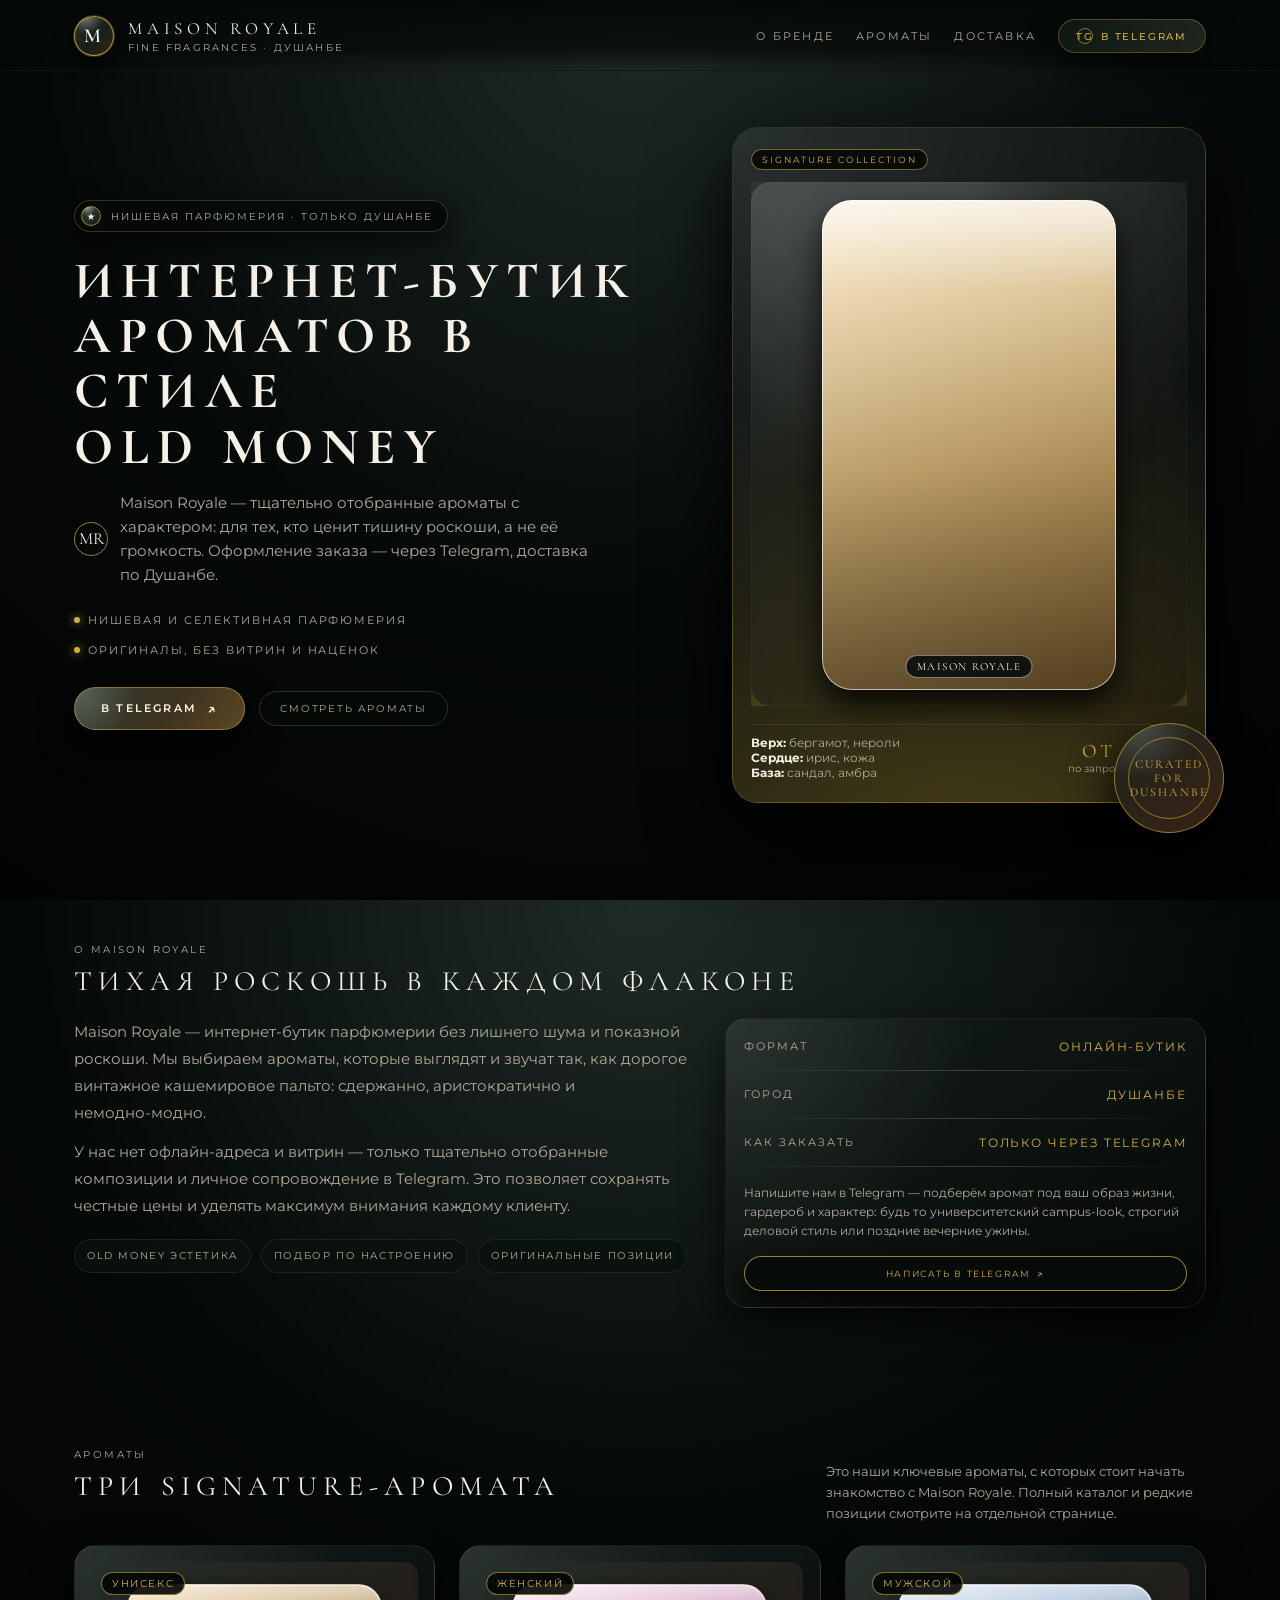
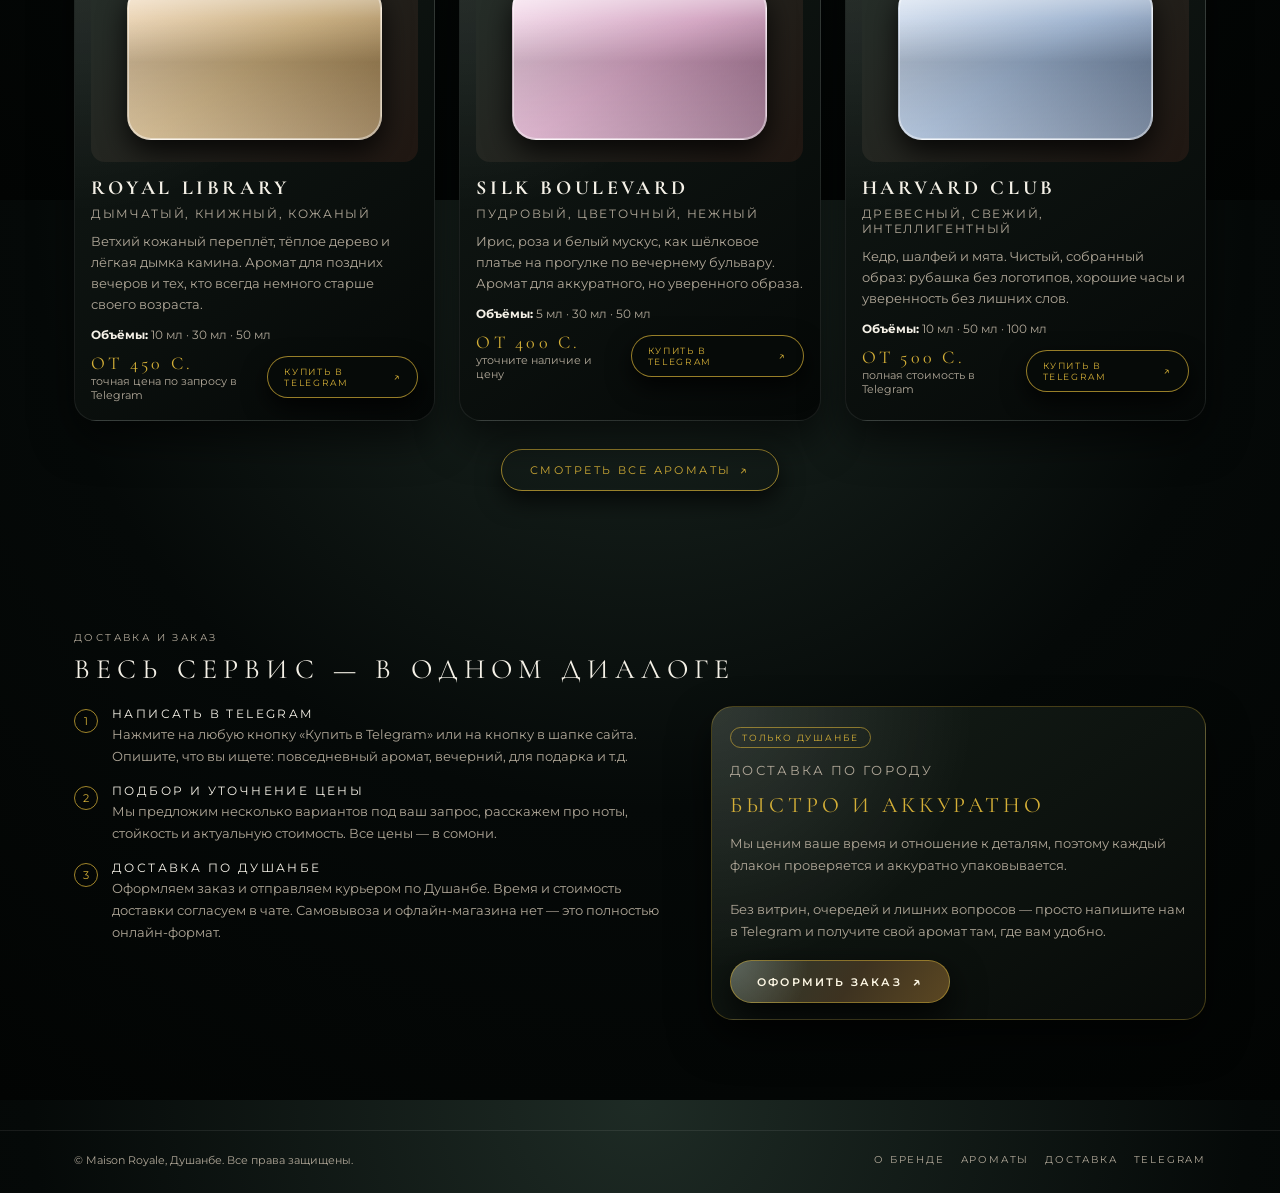
<file: alyosha/site3.html>
<!DOCTYPE html>
<html lang="ru">
<head>
  <meta charset="UTF-8" />
  <title>Maison Royale — Интернет‑бутик нишевой парфюмерии</title>
  <meta name="viewport" content="width=device-width, initial-scale=1.0" />

  <!-- Шрифты -->
  <link rel="preconnect" href="https://fonts.googleapis.com" />
  <link rel="preconnect" href="https://fonts.gstatic.com" crossorigin />
  <link href="https://fonts.googleapis.com/css2?family=Cormorant+Garamond:wght@400;500;600;700&family=Montserrat:wght@300;400;500;600&display=swap" rel="stylesheet" />

  <style>
    :root {
      --bg-main: #020403;
      --accent-gold: #d4af37;
      --text-main: #f5f1e7;
      --text-muted: #b1a899;
      --border-soft: rgba(255, 255, 255, 0.08);
      --shadow-soft: 0 18px 40px rgba(0, 0, 0, 0.6);
      --radius-lg: 22px;
      --transition-fast: 0.35s ease;
      --transition-slow: 0.7s ease;
      --container-width: 1180px;
    }

    * { margin:0; padding:0; box-sizing:border-box; }

    html, body {
      height:100%;
      scroll-behavior:smooth;
    }

    body {
      background: radial-gradient(circle at top, #1e2b25 0, #050908 55%, #020403 100%);
      color:var(--text-main);
      font-family:"Montserrat",system-ui,-apple-system,BlinkMacSystemFont,"Segoe UI",sans-serif;
      overflow-x:hidden;
    }

    .page { position:relative; min-height:100vh; }

    .luxury-noise {
      pointer-events:none;
      position:fixed;
      inset:0;
      background-image:url("https://grainy-gradients.vercel.app/noise.svg");
      opacity:0.045;
      mix-blend-mode:soft-light;
      z-index:1;
    }

    .container {
      position:relative;
      z-index:2;
      max-width:var(--container-width);
      margin:0 auto;
      padding:0 24px;
    }

    /* ===== HEADER ===== */
    header {
      position:sticky;
      top:0;
      z-index:20;
      backdrop-filter:blur(18px);
      background:linear-gradient(to bottom,rgba(5,9,8,0.97),rgba(5,9,8,0.7) 70%,transparent);
      border-bottom:1px solid rgba(212,175,55,0.08);
    }
    .nav {
      display:flex;
      align-items:center;
      justify-content:space-between;
      padding:16px 0 14px;
    }
    .nav-left{display:flex;align-items:center;gap:14px;}
    .brand-mark{
      width:40px;height:40px;border-radius:999px;
      border:1px solid rgba(212,175,55,0.8);
      box-shadow:0 0 0 1px rgba(212,175,55,0.25),0 8px 18px rgba(0,0,0,0.85);
      display:flex;align-items:center;justify-content:center;
      background:radial-gradient(circle at 30% 0%,rgba(255,255,255,0.35) 0,transparent 35%),
                 linear-gradient(135deg,#2a342a,#171f1a 55%,#362613 100%);
      font-family:"Cormorant Garamond",serif;
      font-size:20px;font-weight:600;letter-spacing:0.14em;text-transform:uppercase;
    }
    .brand-text{display:flex;flex-direction:column;gap:2px;}
    .brand-name{
      font-family:"Cormorant Garamond",serif;
      font-size:17px;letter-spacing:0.28em;text-transform:uppercase;
    }
    .brand-subline{
      font-size:10px;letter-spacing:0.22em;text-transform:uppercase;color:var(--text-muted);
    }
    .nav-links{display:flex;align-items:center;gap:22px;}
    .nav-link{
      font-size:11px;letter-spacing:0.2em;text-transform:uppercase;
      color:var(--text-muted);cursor:pointer;position:relative;
    }
    .nav-link::after{
      content:"";position:absolute;left:0;bottom:-4px;width:0;height:1px;
      background:linear-gradient(90deg,transparent,var(--accent-gold),transparent);
      transition:width 0.3s ease;
    }
    .nav-link:hover{color:var(--text-main);}
    .nav-link:hover::after{width:100%;}
    .nav-cta{
      display:inline-flex;align-items:center;gap:8px;
      padding:8px 18px;border-radius:999px;
      border:1px solid rgba(212,175,55,0.32);
      background:linear-gradient(120deg,rgba(14,27,21,0.9),rgba(33,40,32,0.95));
      color:var(--accent-gold);font-size:10px;font-weight:500;
      letter-spacing:0.18em;text-transform:uppercase;text-decoration:none;
      box-shadow:0 10px 30px rgba(0,0,0,0.8);transition:var(--transition-fast);
    }
    .nav-cta-icon{
      width:16px;height:16px;border-radius:999px;
      border:1px solid rgba(212,175,55,0.6);
      display:flex;align-items:center;justify-content:center;font-size:10px;
    }
    .nav-cta:hover{transform:translateY(-1px);box-shadow:0 18px 40px rgba(0,0,0,0.9);}

    /* ===== HERO ===== */
    .hero{padding:56px 0 70px;}
    .hero-inner{
      display:grid;
      grid-template-columns:minmax(0,1.15fr) minmax(0,0.9fr);
      gap:52px;align-items:center;
    }
    .hero-badge{
      display:inline-flex;align-items:center;gap:10px;
      padding:5px 14px 5px 6px;border-radius:999px;
      border:1px solid rgba(212,175,55,0.25);
      background:rgba(5,10,8,0.94);
      box-shadow:0 10px 30px rgba(0,0,0,0.75);
      margin-bottom:22px;
    }
    .hero-badge-dot{
      width:20px;height:20px;border-radius:999px;
      border:1px solid rgba(212,175,55,0.6);
      display:flex;align-items:center;justify-content:center;font-size:10px;
      background:radial-gradient(circle at 30% 0%,rgba(255,255,255,0.5) 0,transparent 40%),
                 linear-gradient(140deg,#2b3c31,#171f1a);
    }
    .hero-badge-text{
      font-size:10px;letter-spacing:0.2em;text-transform:uppercase;color:var(--text-muted);
    }
    .hero-title{
      font-family:"Cormorant Garamond",serif;
      font-size:clamp(40px,4vw,54px);
      line-height:1.08;letter-spacing:0.16em;text-transform:uppercase;
      margin-bottom:16px;
    }
    .hero-title span{display:block;}
    .hero-emblem-line{display:flex;align-items:center;gap:12px;margin-bottom:20px;}
    .hero-emblem{
      width:34px;height:34px;border-radius:50%;
      border:1px solid rgba(212,175,55,0.7);
      display:flex;align-items:center;justify-content:center;
      font-family:"Cormorant Garamond",serif;font-size:17px;
    }
    .hero-sub{font-size:15px;max-width:480px;color:var(--text-muted);line-height:1.6;}
    .hero-meta{
      display:flex;flex-wrap:wrap;gap:16px;
      margin:26px 0 30px;font-size:11px;
      letter-spacing:0.18em;text-transform:uppercase;color:var(--text-muted);
    }
    .hero-meta-item{display:flex;align-items:center;gap:8px;}
    .hero-meta-dot{
      width:6px;height:6px;border-radius:999px;
      background:var(--accent-gold);box-shadow:0 0 10px rgba(212,175,55,0.9);
    }
    .hero-actions{display:flex;flex-wrap:wrap;gap:14px;align-items:center;}
    .btn-gold{
      display:inline-flex;align-items:center;justify-content:center;gap:10px;
      padding:11px 26px;border-radius:999px;
      border:1px solid rgba(212,175,55,0.5);
      background:radial-gradient(circle at 0 0,rgba(255,255,255,0.22) 0,transparent 35%),
                 linear-gradient(125deg,#2e3a2f,#3d3220 55%,#5b4722 100%);
      color:#fdf7e4;font-size:11px;font-weight:600;
      letter-spacing:0.2em;text-transform:uppercase;text-decoration:none;
      box-shadow:0 14px 35px rgba(0,0,0,0.85);transition:var(--transition-fast);
    }
    .btn-gold span{font-size:15px;}
    .btn-gold:hover{transform:translateY(-2px);box-shadow:0 18px 45px rgba(0,0,0,0.95);}
    .btn-ghost{
      display:inline-flex;align-items:center;justify-content:center;
      padding:10px 20px;border-radius:999px;
      border:1px solid rgba(255,255,255,0.14);
      background:rgba(5,10,8,0.85);
      color:var(--text-muted);font-size:10px;
      letter-spacing:0.18em;text-transform:uppercase;text-decoration:none;
      transition:var(--transition-fast);
    }
    .btn-ghost:hover{color:var(--text-main);border-color:rgba(212,175,55,0.6);}

    .hero-visual{position:relative;}

    /* новый минималистичный флакон */
    .hero-frame{
      border-radius:26px;padding:1px;
      background:linear-gradient(140deg,rgba(255,255,255,0.08),rgba(212,175,55,0.7));
      box-shadow:0 28px 80px rgba(0,0,0,0.95);
    }
    .hero-card{
      position:relative;border-radius:24px;overflow:hidden;
      padding:20px 18px 22px;
      background:
        radial-gradient(circle at 0 0,rgba(255,255,255,0.1) 0,transparent 55%),
        radial-gradient(circle at 50% 120%,rgba(212,175,55,0.35) 0,transparent 70%),
        linear-gradient(160deg,#111818,#050807);
      min-height:320px;
    }
    .hero-card-label{
      position:static;display:inline-block;margin-bottom:12px;
      padding:4px 10px;border-radius:999px;
      border:1px solid rgba(212,175,55,0.55);
      background:rgba(5,9,7,0.9);
      font-size:9px;letter-spacing:0.22em;text-transform:uppercase;color:var(--accent-gold);
    }
    .hero-card-image-wrap{
      position:relative;margin:0 0 18px 0;
      padding:18px 14px 16px;border-radius:20px;
      background:
        radial-gradient(circle at 0 0,rgba(255,255,255,0.18) 0,transparent 45%),
        linear-gradient(145deg,#181f1d,#050707);
      box-shadow:inset 0 0 0 1px rgba(255,255,255,0.03);
    }
    .hero-card-glow{
      position:absolute;inset:0;pointer-events:none;
      background:
        radial-gradient(circle at 50% 0%,rgba(255,255,255,0.2) 0,transparent 55%),
        radial-gradient(circle at 50% 120%,rgba(212,175,55,0.35) 0,transparent 75%);
      opacity:0.8;mix-blend-mode:screen;
    }
    .hero-bottle{
      position:relative;z-index:1;margin:0 auto;
      width:72%;aspect-ratio:3/5;border-radius:30px;
      background:
        linear-gradient(180deg,rgba(255,255,255,0.75) 0,rgba(255,255,255,0.2) 18%,rgba(0,0,0,0.08) 55%,rgba(0,0,0,0.4) 100%),
        linear-gradient(150deg,#f3dfb8 0,#c9a96d 50%,#8b6a34 100%);
      box-shadow:0 16px 32px rgba(0,0,0,0.85),inset 0 0 0 1px rgba(255,255,255,0.65);
      display:flex;align-items:center;justify-content:center;
    }
    .hero-bottle::after{
      content:"Maison Royale";
      position:absolute;bottom:12px;left:50%;transform:translateX(-50%);
      padding:4px 10px;border-radius:999px;
      background:rgba(12,14,12,0.9);
      color:#f5f1e7;font-family:"Cormorant Garamond",serif;
      font-size:11px;letter-spacing:0.14em;text-transform:uppercase;
      border:1px solid rgba(255,255,255,0.45);
    }
    .hero-bottle::before{content:none;}
    .hero-card-footer{
      display:flex;align-items:center;justify-content:space-between;
      gap:12px;margin-top:10px;padding-top:10px;
      border-top:1px solid rgba(255,255,255,0.08);
    }
    .hero-card-notes{font-size:12px;color:var(--text-muted);}
    .hero-card-notes strong{color:var(--text-main);}
    .hero-card-price{text-align:right;}
    .hero-card-price-main{
      font-family:"Cormorant Garamond",serif;
      font-size:19px;letter-spacing:0.16em;text-transform:uppercase;color:var(--accent-gold);
    }
    .hero-card-price-sub{font-size:10px;color:var(--text-muted);}

    .hero-floating-seal{
      position:absolute;right:-18px;bottom:-30px;
      width:110px;height:110px;border-radius:50%;
      border:1px solid rgba(212,175,55,0.6);
      background:radial-gradient(circle at 20% 0%,rgba(255,255,255,0.2) 0,transparent 40%),
                 linear-gradient(145deg,#1b231e,#3a2313);
      display:flex;align-items:center;justify-content:center;
      box-shadow:0 18px 45px rgba(0,0,0,0.9);
    }
    .hero-floating-seal-inner{
      width:82px;height:82px;border-radius:999px;
      border:1px solid rgba(212,175,55,0.6);
      display:flex;align-items:center;justify-content:center;
      font-family:"Cormorant Garamond",serif;
      font-size:12px;text-transform:uppercase;letter-spacing:0.18em;
      text-align:center;color:var(--accent-gold);padding:0 12px;
    }

    /* ===== SECTIONS / ABOUT ===== */
    section{padding:70px 0;}
    .section-label{
      font-size:10px;letter-spacing:0.24em;text-transform:uppercase;
      color:var(--text-muted);margin-bottom:8px;
    }
    .section-title{
      font-family:"Cormorant Garamond",serif;
      font-size:28px;letter-spacing:0.22em;text-transform:uppercase;
      margin-bottom:20px;
    }
    .about-grid{
      display:grid;
      grid-template-columns:minmax(0,1.15fr) minmax(0,0.9fr);
      gap:36px;align-items:flex-start;
    }
    .about-text{font-size:15px;line-height:1.8;color:var(--text-muted);}
    .about-text p+p{margin-top:12px;}
    .about-pill-row{display:flex;flex-wrap:wrap;gap:10px;margin-top:20px;}
    .about-pill{
      padding:7px 12px;border-radius:999px;
      background:rgba(10,18,14,0.9);
      border:1px solid rgba(255,255,255,0.08);
      font-size:10px;letter-spacing:0.16em;text-transform:uppercase;color:var(--text-muted);
    }
    .about-card{
      border-radius:var(--radius-lg);
      background:radial-gradient(circle at 0 0,rgba(255,255,255,0.1) 0,transparent 45%),
                 linear-gradient(145deg,#141e19,#050807);
      border:1px solid var(--border-soft);
      box-shadow:var(--shadow-soft);
      padding:20px 18px 16px;
      display:flex;flex-direction:column;gap:16px;
    }
    .about-row{display:flex;align-items:center;justify-content:space-between;gap:12px;}
    .about-label{
      font-size:11px;letter-spacing:0.18em;text-transform:uppercase;color:var(--text-muted);
    }
    .about-value{
      font-size:12px;letter-spacing:0.16em;text-transform:uppercase;color:var(--accent-gold);
    }
    .about-divider{height:1px;background:linear-gradient(90deg,transparent,rgba(255,255,255,0.18),transparent);}
    .about-note{font-size:12px;color:var(--text-muted);line-height:1.6;}

    .btn-small{
      padding:9px 16px;border-radius:999px;
      border:1px solid rgba(212,175,55,0.7);
      background:rgba(7,11,9,0.95);
      color:var(--accent-gold);font-size:9px;
      letter-spacing:0.18em;text-transform:uppercase;text-decoration:none;
      display:inline-flex;align-items:center;justify-content:center;gap:6px;
      transition:var(--transition-fast);box-shadow:0 10px 25px rgba(0,0,0,0.8);
    }
    .btn-small span{font-size:12px;}
    .btn-small:hover{
      background:linear-gradient(135deg,#1b251f,#3e301c);
      color:#fdf7e4;transform:translateY(-1px);
      box-shadow:0 16px 32px rgba(0,0,0,0.9);
    }

    /* ===== CATALOG (на index только 3 лучших) ===== */
    .catalog-header{
      display:flex;justify-content:space-between;align-items:flex-end;
      gap:20px;margin-bottom:22px;
    }
    .catalog-note{font-size:13px;color:var(--text-muted);max-width:380px;line-height:1.6;}
    .catalog-grid{
      display:grid;
      grid-template-columns:repeat(3,minmax(0,1fr));
      gap:24px;
    }
    .perfume-card{
      border-radius:var(--radius-lg);
      background:radial-gradient(circle at 0 0,rgba(255,255,255,0.1) 0,transparent 45%),
                 linear-gradient(145deg,#131b17,#050807);
      border:1px solid var(--border-soft);
      box-shadow:var(--shadow-soft);
      padding:16px 16px 18px;
      overflow:hidden;transition:var(--transition-fast);
    }
    .perfume-card:hover{
      transform:translateY(-4px);
      box-shadow:0 22px 55px rgba(0,0,0,0.95);
      border-color:rgba(212,175,55,0.45);
    }
    .perfume-image-wrap{
      position:relative;border-radius:calc(var(--radius-lg) - 8px);
      overflow:hidden;height:200px;margin-bottom:14px;
      background:linear-gradient(135deg,#262f2a,#201712);
      display:flex;align-items:center;justify-content:center;
    }
    .perfume-image{
      width:78%;height:78%;border-radius:24px;
      border:1px solid rgba(255,255,255,0.4);
      background:linear-gradient(180deg,rgba(255,255,255,0.5) 0,rgba(255,255,255,0.08) 22%,rgba(0,0,0,0.15) 50%,rgba(255,255,255,0.2) 100%),
                 linear-gradient(145deg,#f3ddc0,#c5a979 50%,#896b3f 100%);
      box-shadow:inset 0 0 0 1px rgba(255,255,255,0.45),0 12px 28px rgba(0,0,0,0.8);
    }
    .perfume-tag{
      position:absolute;top:10px;left:10px;padding:4px 10px;
      border-radius:999px;background:rgba(3,6,5,0.9);
      border:1px solid rgba(212,175,55,0.6);
      font-size:10px;letter-spacing:0.16em;text-transform:uppercase;color:var(--accent-gold);
    }
    .perfume-title{
      font-family:"Cormorant Garamond",serif;
      font-size:20px;letter-spacing:0.18em;text-transform:uppercase;margin-bottom:6px;
    }
    .perfume-sub{
      font-size:12px;color:var(--text-muted);
      margin-bottom:10px;text-transform:uppercase;letter-spacing:0.14em;
    }
    .perfume-notes{font-size:13px;color:var(--text-muted);line-height:1.6;margin-bottom:12px;}
    .perfume-variations{font-size:12px;color:var(--text-muted);margin-bottom:10px;}
    .perfume-variations strong{color:var(--text-main);}
    .perfume-footer{display:flex;align-items:center;justify-content:space-between;gap:10px;margin-top:4px;}
    .perfume-price-main{
      font-family:"Cormorant Garamond",serif;
      font-size:18px;letter-spacing:0.18em;text-transform:uppercase;color:var(--accent-gold);
    }
    .perfume-price-note{font-size:11px;color:var(--text-muted);}

    /* кнопка "Смотреть все ароматы" */
    .catalog-more-wrap{
      margin-top:28px;
      display:flex;
      justify-content:center;
    }
    .btn-outline-gold{
      padding:11px 28px;border-radius:999px;
      border:1px solid rgba(212,175,55,0.7);
      background:transparent;
      color:var(--accent-gold);
      font-size:11px;letter-spacing:0.22em;text-transform:uppercase;
      text-decoration:none;
      display:inline-flex;align-items:center;justify-content:center;gap:8px;
      box-shadow:0 10px 25px rgba(0,0,0,0.7);
      transition:background 0.35s ease,color 0.35s ease,box-shadow 0.35s ease,transform 0.35s ease;
    }
    .btn-outline-gold span{font-size:14px;}
    .btn-outline-gold:hover{
      background:radial-gradient(circle at 0 0,rgba(255,255,255,0.18) 0,transparent 45%),
                 linear-gradient(135deg,#1b251f,#3e301c);
      color:#fdf7e4;transform:translateY(-1px);
      box-shadow:0 18px 40px rgba(0,0,0,0.9);
    }

    /* ===== DELIVERY ===== */
    .info-grid{
      display:grid;
      grid-template-columns:minmax(0,1.1fr) minmax(0,0.9fr);
      gap:32px;align-items:stretch;
    }
    .info-step-list{display:flex;flex-direction:column;gap:16px;}
    .info-step{display:flex;gap:14px;align-items:flex-start;}
    .info-step-index{
      width:24px;height:24px;border-radius:999px;
      border:1px solid rgba(212,175,55,0.75);
      display:flex;align-items:center;justify-content:center;
      font-size:11px;color:var(--accent-gold);flex-shrink:0;margin-top:3px;
    }
    .info-step-title{
      font-size:12px;letter-spacing:0.2em;text-transform:uppercase;margin-bottom:2px;
    }
    .info-step-text{font-size:13px;color:var(--text-muted);line-height:1.7;}
    .info-card{
      border-radius:var(--radius-lg);padding:20px 18px 16px;
      border:1px solid rgba(212,175,55,0.3);
      background:radial-gradient(circle at 0 0,rgba(255,255,255,0.12) 0,transparent 45%),
                 linear-gradient(145deg,#141d17,#070a08);
      box-shadow:var(--shadow-soft);
      display:flex;flex-direction:column;gap:14px;
    }
    .info-badge{
      align-self:flex-start;padding:4px 11px;border-radius:999px;
      border:1px solid rgba(212,175,55,0.6);
      font-size:9px;letter-spacing:0.2em;text-transform:uppercase;color:var(--accent-gold);
    }
    .info-city{
      font-size:13px;letter-spacing:0.18em;text-transform:uppercase;color:var(--text-muted);
    }
    .info-hl{
      font-family:"Cormorant Garamond",serif;
      font-size:22px;letter-spacing:0.18em;text-transform:uppercase;color:var(--accent-gold);
    }
    .info-note{font-size:13px;color:var(--text-muted);line-height:1.7;}

    /* ===== FOOTER ===== */
    footer{
      border-top:1px solid rgba(255,255,255,0.08);
      padding:22px 0 26px;margin-top:40px;
      font-size:11px;color:var(--text-muted);
    }
    .footer-inner{
      display:flex;align-items:center;justify-content:space-between;
      gap:14px;flex-wrap:wrap;
    }
    .footer-links{display:flex;gap:16px;flex-wrap:wrap;}
    .footer-link{
      text-decoration:none;color:var(--text-muted);
      font-size:10px;letter-spacing:0.18em;text-transform:uppercase;
    }
    .footer-link:hover{color:var(--text-main);}

    /* ===== REVEAL ===== */
    .reveal{
      opacity:0;
      transform:translate3d(0,30px,0);
      transition:opacity var(--transition-slow),transform var(--transition-slow);
    }
    .reveal.visible{opacity:1;transform:translate3d(0,0,0);}

    /* ===== PARALLAX ===== */
    [data-parallax]{will-change:transform;transform:translate3d(0,0,0);}

    /* ===== MEDIA ===== */
    @media (max-width:1200px){
      .hero-inner,.about-grid,.info-grid{
        grid-template-columns:minmax(0,1fr) minmax(0,1fr);
      }
      .hero{padding-top:46px;}
      .hero-title{font-size:38px;}
      .catalog-grid{grid-template-columns:repeat(2,minmax(0,1fr));}
    }
    @media (max-width:992px){
      .nav-links{display:none;}
      .hero-inner{grid-template-columns:minmax(0,1fr);gap:38px;}
      .hero-visual{max-width:420px;margin:0 auto;}
      .hero-floating-seal{display:none;}
      .about-grid,.info-grid{grid-template-columns:minmax(0,1fr);}
    }
    @media (max-width:768px){
      .container{padding:0 16px;}
      header .nav{padding:10px 0 8px;}
      .brand-mark{width:32px;height:32px;font-size:15px;}
      .brand-name{font-size:14px;letter-spacing:0.22em;}
      .brand-subline{font-size:9px;letter-spacing:0.18em;}

      .hero{padding:32px 0 40px;}
      .hero-badge{margin:0 auto 18px;transform:scale(0.9);}
      .hero-badge-text{font-size:9px;}
      .hero-title{font-size:26px;letter-spacing:0.18em;text-align:center;}
      .hero-emblem-line{flex-direction:column;align-items:center;text-align:center;}
      .hero-sub{max-width:100%;font-size:13px;}
      .hero-meta{justify-content:center;text-align:center;font-size:9px;margin:18px 0 24px;}
      .hero-actions{justify-content:center;}
      .hero-card{min-height:auto;padding:14px 14px 18px;}
      .hero-card-footer{flex-direction:column;align-items:flex-start;}

      section{padding:46px 0;}
      .section-label,.section-title{text-align:center;}
      .section-title{font-size:22px;letter-spacing:0.18em;}

      .about-text{text-align:center;font-size:13px;}
      .about-pill-row{justify-content:center;}
      .about-card{padding:16px 14px 14px;}
      .about-row{flex-direction:column;align-items:center;text-align:center;gap:6px;}
      .about-note{text-align:center;}
      .about-card .btn-small{width:100%;align-self:center;justify-content:center;}

      .catalog-header{flex-direction:column;align-items:center;text-align:center;}
      .catalog-note{max-width:100%;font-size:12px;}
      .catalog-grid{grid-template-columns:minmax(0,1fr);gap:18px;}
      .perfume-card{padding:14px 14px 16px;}
      .perfume-image-wrap{height:170px;}
      .perfume-title,.perfume-sub,.perfume-notes,.perfume-variations{text-align:center;}
      .perfume-footer{flex-direction:column;align-items:center;text-align:center;}
      .btn-small{width:100%;}
      .catalog-more-wrap{margin-top:20px;}
      .btn-outline-gold{width:100%;}

      .info-step{align-items:center;}
      .info-card{text-align:center;}
      .info-badge{align-self:center;}
      .info-card .btn-gold{width:100%;align-self:center;justify-content:center;}

      footer{padding:18px 0 22px;margin-top:24px;}
      .footer-inner{flex-direction:column-reverse;align-items:center;text-align:center;gap:10px;}
      .footer-links{justify-content:center;}

      [data-parallax]{transform:translate3d(0,0,0) !important;}
      .reveal{opacity:1 !important;transform:translate3d(0,0,0) !important;}
    }
  </style>
</head>
<body>
<div class="luxury-noise"></div>

<div class="page">
  <!-- HEADER -->
  <header>
    <div class="container">
      <nav class="nav">
        <div class="nav-left">
          <div class="brand-mark">M</div>
          <div class="brand-text">
            <div class="brand-name">Maison Royale</div>
            <div class="brand-subline">Fine Fragrances · Душанбе</div>
          </div>
        </div>
        <div class="nav-links">
          <div class="nav-link" data-scroll-to="#about">О бренде</div>
          <div class="nav-link" data-scroll-to="#catalog">Ароматы</div>
          <div class="nav-link" data-scroll-to="#delivery">Доставка</div>
          <a href="https://t.me/ВАШ_TELEGRAM" target="_blank" class="nav-cta">
            <span class="nav-cta-icon">TG</span>
            В Telegram
          </a>
        </div>
      </nav>
    </div>
  </header>

  <!-- HERO -->
  <section class="hero">
    <div class="container hero-inner">
      <div class="hero-copy reveal">
        <div class="hero-badge" data-parallax data-parallax-speed="0.5">
          <div class="hero-badge-dot">★</div>
          <div class="hero-badge-text">Нишевая парфюмерия · Только Душанбе</div>
        </div>

        <h1 class="hero-title">
          <span>Интернет‑бутик</span>
          <span>ароматов в стиле</span>
          <span>old money</span>
        </h1>

        <div class="hero-emblem-line">
          <div class="hero-emblem">MR</div>
          <div class="hero-sub">
            Maison Royale — тщательно отобранные ароматы с характером: для тех, кто ценит тишину роскоши, а не её громкость. Оформление заказа — через Telegram, доставка по Душанбе.
          </div>
        </div>

        <div class="hero-meta">
          <div class="hero-meta-item">
            <div class="hero-meta-dot"></div>
            нишевая и селективная парфюмерия
          </div>
          <div class="hero-meta-item">
            <div class="hero-meta-dot"></div>
            оригиналы, без витрин и наценок
          </div>
        </div>

        <div class="hero-actions">
          <a href="https://t.me/ВАШ_TELEGRAM" target="_blank" class="btn-gold">
            В Telegram <span>↗</span>
          </a>
          <a href="#catalog" class="btn-ghost">Смотреть ароматы</a>
        </div>
      </div>

      <div class="hero-visual reveal">
        <div class="hero-frame" data-parallax data-parallax-speed="0.8">
          <div class="hero-card">
            <div class="hero-card-label">signature collection</div>
            <div class="hero-card-image-wrap">
              <div class="hero-card-glow"></div>
              <div class="hero-bottle"></div>
            </div>
            <div class="hero-card-footer">
              <div class="hero-card-notes">
                <strong>Верх:</strong> бергамот, нероли<br />
                <strong>Сердце:</strong> ирис, кожа<br />
                <strong>База:</strong> сандал, амбра
              </div>
              <div class="hero-card-price">
                <div class="hero-card-price-main">от 650 c.</div>
                <div class="hero-card-price-sub">по запросу в Telegram</div>
              </div>
            </div>
          </div>
        </div>
        <div class="hero-floating-seal" data-parallax data-parallax-speed="1.1">
          <div class="hero-floating-seal-inner">
            Curated<br/>for<br/>Dushanbe
          </div>
        </div>
      </div>
    </div>
  </section>

  <!-- ABOUT -->
  <section id="about">
    <div class="container">
      <div class="section-label reveal">о maison royale</div>
      <div class="section-title reveal">Тихая роскошь в каждом флаконе</div>

      <div class="about-grid">
        <div class="about-text reveal">
          <p>
            Maison Royale — интернет‑бутик парфюмерии без лишнего шума и показной роскоши. Мы выбираем ароматы, которые выглядят и звучат так, как дорогое винтажное кашемировое пальто: сдержанно, аристократично и немодно‑модно.
          </p>
          <p>
            У нас нет офлайн‑адреса и витрин — только тщательно отобранные композиции и личное сопровождение в Telegram. Это позволяет сохранять честные цены и уделять максимум внимания каждому клиенту.
          </p>
          <div class="about-pill-row">
            <div class="about-pill">old money эстетика</div>
            <div class="about-pill">подбор по настроению</div>
            <div class="about-pill">оригинальные позиции</div>
          </div>
        </div>

        <div class="about-card reveal">
          <div class="about-row">
            <div class="about-label">Формат</div>
            <div class="about-value">онлайн‑бутик</div>
          </div>
          <div class="about-divider"></div>
          <div class="about-row">
            <div class="about-label">Город</div>
            <div class="about-value">Душанбе</div>
          </div>
          <div class="about-divider"></div>
          <div class="about-row">
            <div class="about-label">Как заказать</div>
            <div class="about-value">только через telegram</div>
          </div>
          <div class="about-divider"></div>
          <div class="about-note">
            Напишите нам в Telegram — подберём аромат под ваш образ жизни, гардероб и характер: будь то университетский campus‑look, строгий деловой стиль или поздние вечерние ужины.
          </div>
          <a href="https://t.me/ВАШ_TELEGRAM" target="_blank" class="btn-small">
            Написать в Telegram <span>↗</span>
          </a>
        </div>
      </div>
    </div>
  </section>

  <!-- CATALOG: 3 лучших аромата -->
  <section id="catalog">
    <div class="container">
      <div class="catalog-header">
        <div>
          <div class="section-label reveal">ароматы</div>
          <div class="section-title reveal">три signature‑аромата</div>
        </div>
        <div class="catalog-note reveal">
          Это наши ключевые ароматы, с которых стоит начать знакомство с Maison Royale. Полный каталог и редкие позиции смотрите на отдельной странице.
        </div>
      </div>

      <div class="catalog-grid">
        <!-- 1 -->
        <article class="perfume-card reveal">
          <div class="perfume-image-wrap" data-parallax data-parallax-speed="0.6">
            <div class="perfume-tag">унисекс</div>
            <div class="perfume-image"></div>
          </div>
          <h3 class="perfume-title">Royal Library</h3>
          <div class="perfume-sub">дымчатый, книжный, кожаный</div>
          <div class="perfume-notes">
            Ветхий кожаный переплёт, тёплое дерево и лёгкая дымка камина. Аромат для поздних вечеров и тех, кто всегда немного старше своего возраста.
          </div>
          <div class="perfume-variations">
            <strong>Объёмы:</strong> 10 мл · 30 мл · 50 мл
          </div>
          <div class="perfume-footer">
            <div>
              <div class="perfume-price-main">от 450 c.</div>
              <div class="perfume-price-note">точная цена по запросу в Telegram</div>
            </div>
            <a href="https://t.me/ВАШ_TELEGRAM" target="_blank" class="btn-small">
              Купить в Telegram <span>↗</span>
            </a>
          </div>
        </article>

        <!-- 2 -->
        <article class="perfume-card reveal">
          <div class="perfume-image-wrap" data-parallax data-parallax-speed="0.7">
            <div class="perfume-tag">женский</div>
            <div
              class="perfume-image"
              style="background:
                linear-gradient(180deg, rgba(255,255,255,.55) 0, rgba(255,255,255,.08) 22%, rgba(0,0,0,.12) 50%, rgba(255,255,255,.18) 100%),
                linear-gradient(145deg,#f8e3f0,#d2a2c0 50%,#8b607c 100%);
              "
            ></div>
          </div>
          <h3 class="perfume-title">Silk Boulevard</h3>
          <div class="perfume-sub">пудровый, цветочный, нежный</div>
          <div class="perfume-notes">
            Ирис, роза и белый мускус, как шёлковое платье на прогулке по вечернему бульвару. Аромат для аккуратного, но уверенного образа.
          </div>
          <div class="perfume-variations">
            <strong>Объёмы:</strong> 5 мл · 30 мл · 50 мл
          </div>
          <div class="perfume-footer">
            <div>
              <div class="perfume-price-main">от 400 c.</div>
              <div class="perfume-price-note">уточните наличие и цену</div>
            </div>
            <a href="https://t.me/ВАШ_TELEGRAM" target="_blank" class="btn-small">
              Купить в Telegram <span>↗</span>
            </a>
          </div>
        </article>

        <!-- 3 -->
        <article class="perfume-card reveal">
          <div class="perfume-image-wrap" data-parallax data-parallax-speed="0.8">
            <div class="perfume-tag">мужской</div>
            <div
              class="perfume-image"
              style="background:
                linear-gradient(180deg, rgba(255,255,255,.5) 0, rgba(255,255,255,.08) 22%, rgba(0,0,0,.15) 50%, rgba(255,255,255,.2) 100%),
                linear-gradient(145deg,#dbe5f3,#9bb1ce 50%,#5a6c87 100%);
              "
            ></div>
          </div>
          <h3 class="perfume-title">Harvard Club</h3>
          <div class="perfume-sub">древесный, свежий, интеллигентный</div>
          <div class="perfume-notes">
            Кедр, шалфей и мята. Чистый, собранный образ: рубашка без логотипов, хорошие часы и уверенность без лишних слов.
          </div>
          <div class="perfume-variations">
            <strong>Объёмы:</strong> 10 мл · 50 мл · 100 мл
          </div>
          <div class="perfume-footer">
            <div>
              <div class="perfume-price-main">от 500 c.</div>
              <div class="perfume-price-note">полная стоимость в Telegram</div>
            </div>
            <a href="https://t.me/ВАШ_TELEGRAM" target="_blank" class="btn-small">
              Купить в Telegram <span>↗</span>
            </a>
          </div>
        </article>
      </div>

      <!-- Кнопка на полную страницу с духами -->
      <div class="catalog-more-wrap">
        <a href="parfume.html" class="btn-outline-gold">
          смотреть все ароматы <span>↗</span>
        </a>
      </div>
    </div>
  </section>

  <!-- DELIVERY -->
  <section id="delivery">
    <div class="container">
      <div class="section-label reveal">доставка и заказ</div>
      <div class="section-title reveal">весь сервис — в одном диалоге</div>

      <div class="info-grid">
        <div class="info-step-list reveal">
          <div class="info-step">
            <div class="info-step-index">1</div>
            <div>
              <div class="info-step-title">написать в telegram</div>
              <div class="info-step-text">
                Нажмите на любую кнопку «Купить в Telegram» или на кнопку в шапке сайта. Опишите, что вы ищете: повседневный аромат, вечерний, для подарка и т.д.
              </div>
            </div>
          </div>
          <div class="info-step">
            <div class="info-step-index">2</div>
            <div>
              <div class="info-step-title">подбор и уточнение цены</div>
              <div class="info-step-text">
                Мы предложим несколько вариантов под ваш запрос, расскажем про ноты, стойкость и актуальную стоимость. Все цены — в сомони.
              </div>
            </div>
          </div>
          <div class="info-step">
            <div class="info-step-index">3</div>
            <div>
              <div class="info-step-title">доставка по душанбе</div>
              <div class="info-step-text">
                Оформляем заказ и отправляем курьером по Душанбе. Время и стоимость доставки согласуем в чате. Самовывоза и офлайн‑магазина нет — это полностью онлайн‑формат.
              </div>
            </div>
          </div>
        </div>

        <div class="info-card reveal" data-parallax data-parallax-speed="0.7">
          <div class="info-badge">Только Душанбе</div>
          <div class="info-city">доставка по городу</div>
          <div class="info-hl">быстро и аккуратно</div>
          <div class="info-note">
            Мы ценим ваше время и отношение к деталям, поэтому каждый флакон проверяется и аккуратно упаковывается.
            <br><br>
            Без витрин, очередей и лишних вопросов — просто напишите нам в Telegram и получите свой аромат там, где вам удобно.
          </div>
          <a href="https://t.me/ВАШ_TELEGRAM" target="_blank" class="btn-gold" style="margin-top:4px;align-self:flex-start;">
            Оформить заказ <span>↗</span>
          </a>
        </div>
      </div>
    </div>
  </section>

  <!-- FOOTER -->
  <footer>
    <div class="container footer-inner">
      <div>© Maison Royale, Душанбе. Все права защищены.</div>
      <div class="footer-links">
        <a href="#about" class="footer-link">о бренде</a>
        <a href="#catalog" class="footer-link">ароматы</a>
        <a href="#delivery" class="footer-link">доставка</a>
        <a href="https://t.me/ВАШ_TELEGRAM" target="_blank" class="footer-link">telegram</a>
      </div>
    </div>
  </footer>
</div>

<!-- JS: smooth scroll, reveal, parallax (desktop only) -->
<script>
  // Плавный скролл
  document.querySelectorAll("[data-scroll-to]").forEach(function (el) {
    el.addEventListener("click", function () {
      const selector = el.getAttribute("data-scroll-to");
      const target = document.querySelector(selector);
      if (!target) return;
      target.scrollIntoView({ behavior: "smooth", block: "start" });
    });
  });

  const isMobile = () => window.innerWidth <= 768;

  // Reveal on scroll
  const revealEls = document.querySelectorAll(".reveal");
  let revealObserver = null;

  function initReveal() {
    if (isMobile()) {
      revealEls.forEach((el) => el.classList.add("visible"));
      if (revealObserver) {
        revealObserver.disconnect();
        revealObserver = null;
      }
      return;
    }

    revealObserver = new IntersectionObserver(
      (entries) => {
        entries.forEach((entry) => {
          if (entry.isIntersecting) {
            entry.target.classList.add("visible");
            revealObserver.unobserve(entry.target);
          }
        });
      },
      { threshold: 0.18 }
    );

    revealEls.forEach((el) => revealObserver.observe(el));
  }

  // Parallax
  const parallaxEls = document.querySelectorAll("[data-parallax]");

  function handleParallax() {
    if (isMobile()) {
      parallaxEls.forEach((el) => {
        el.style.transform = "translate3d(0,0,0)";
      });
      return;
    }
    const scrolled = window.scrollY || window.pageYOffset;
    parallaxEls.forEach((el) => {
      const speed = parseFloat(el.getAttribute("data-parallax-speed")) || 1;
      const offset = (scrolled * speed) / 30;
      el.style.transform = "translate3d(0," + offset + "px,0)";
    });
  }

  window.addEventListener("scroll", handleParallax, { passive: true });
  window.addEventListener("resize", () => {
    initReveal();
    handleParallax();
  });

  initReveal();
  handleParallax();
</script>
</body>
</html>
</file>
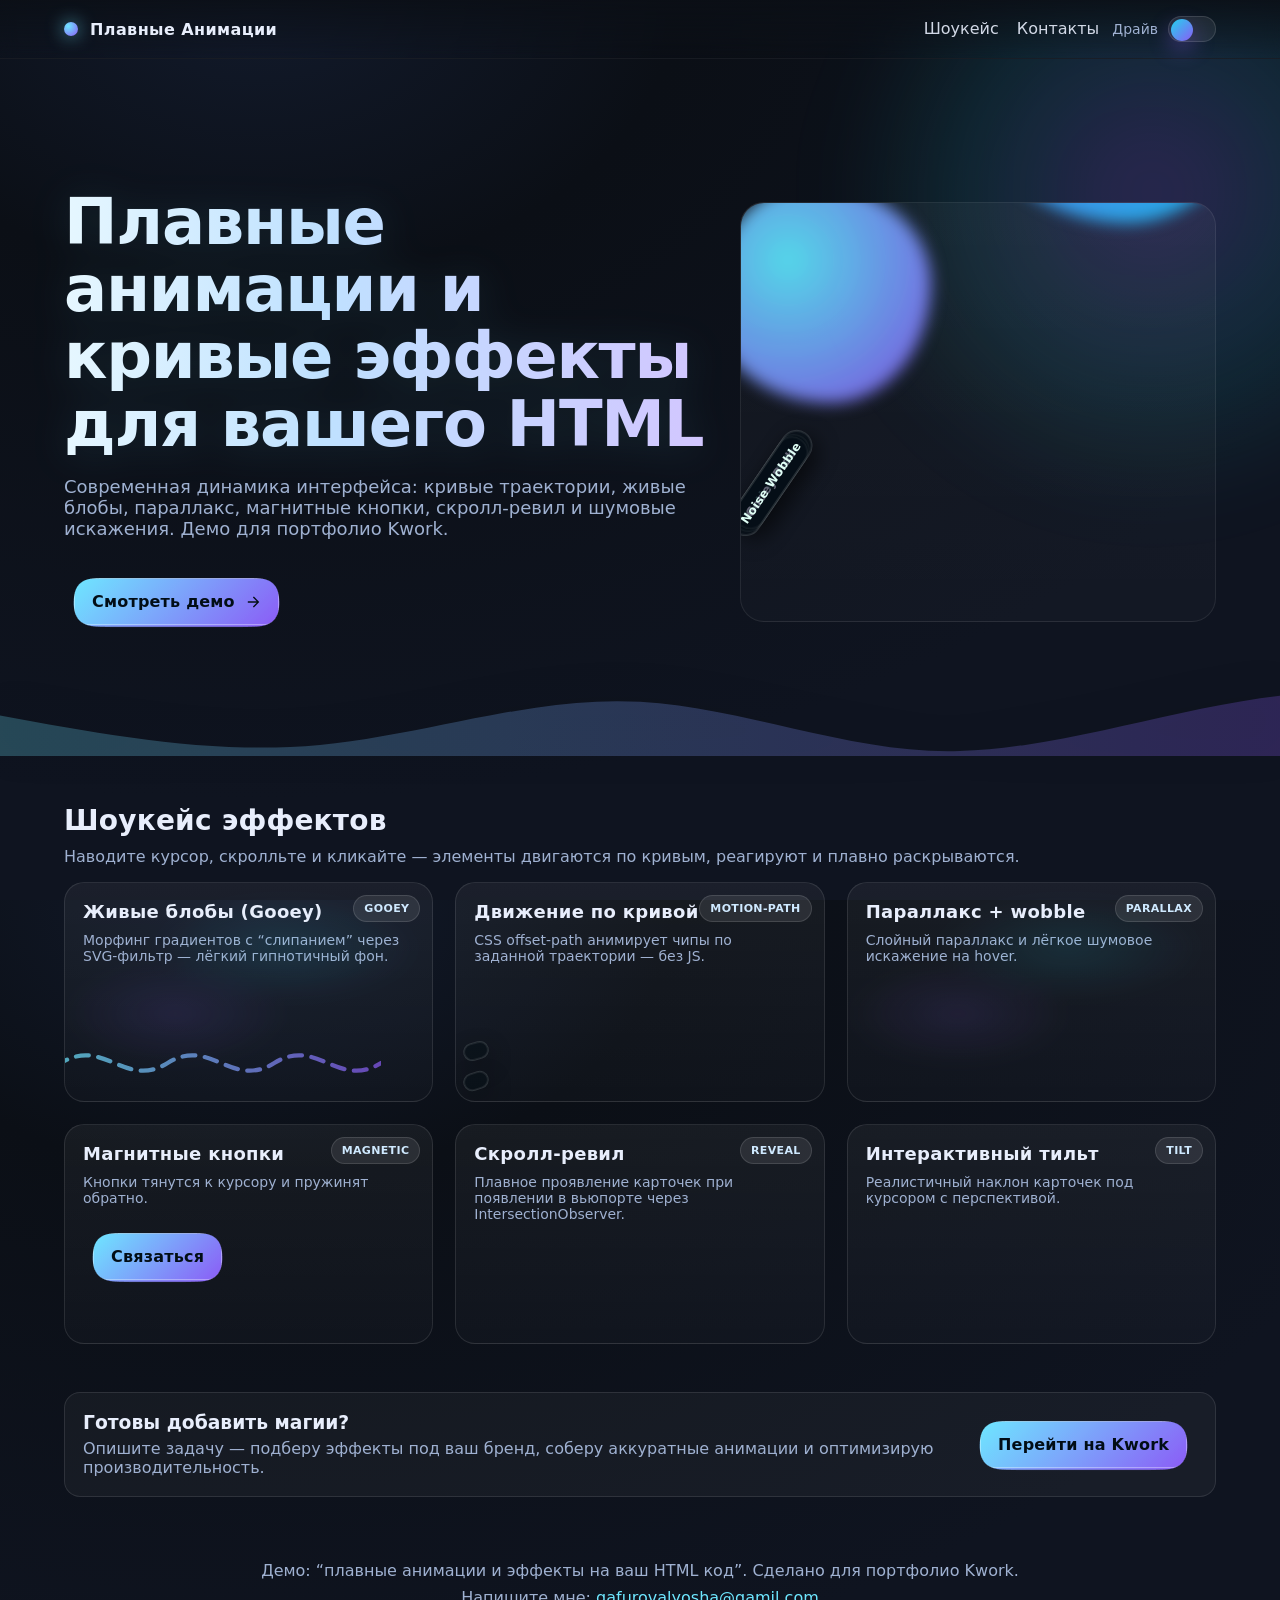
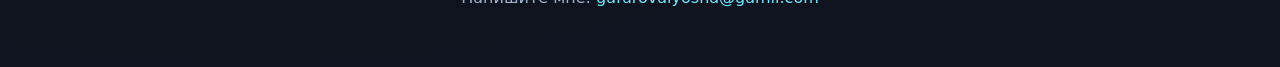
<file: alyosha/site4.html>
<!doctype html><html lang="ru"><head>
<meta charset="utf-8"/><meta name="viewport" content="width=device-width,initial-scale=1"/>
<title>Плавные анимации и кривые эффекты — Портфолио Kwork</title>
<meta name="description" content="Супер плавные анимации, кривые эффекты и современные интеракции для вашего HTML. Демо для портфолио Kwork."/>
<style>
:root{--bg-1:#0b0f16;--bg-2:#0f1420;--ac-1:#6ee7ff;--ac-2:#8b5cf6;--ac-3:#22d3ee;--txt:#e8eefc;--muted:#9fb1d1;--br:16px;--fx-intensity:1;--fx-speed:1;--cursor-size:26px}
*{box-sizing:border-box}html,body{height:100%}body{margin:0;font-family:system-ui,-apple-system,Segoe UI,Roboto,Inter,Arial,sans-serif;color:var(--txt);background:radial-gradient(1200px 800px at 20% 0%,#121a2b 0%,var(--bg-1) 35%,var(--bg-2) 100%);overflow-x:hidden}
body::before{content:"";position:fixed;inset:-20vmax -25vmax auto auto;width:70vmax;height:70vmax;background:radial-gradient(closest-side,rgba(139,92,246,.25),rgba(34,211,238,.12) 40%,transparent 70%);filter:blur(calc(40px*var(--fx-intensity)));animation:aura calc(18s/var(--fx-speed)) ease-in-out infinite alternate;z-index:-1;pointer-events:none}
@keyframes aura{0%{transform:translate(0,0) rotate(0) scale(1)}50%{transform:translate(-10%,8%) rotate(20deg) scale(1.15)}100%{transform:translate(6%,-4%) rotate(-12deg) scale(.95)}}
header{position:sticky;top:0;z-index:40;background:linear-gradient(to bottom,rgba(11,15,22,.85),rgba(11,15,22,0));backdrop-filter:blur(8px);border-bottom:1px solid rgba(255,255,255,.05)}
.nav{max-width:1200px;margin:0 auto;display:flex;align-items:center;justify-content:space-between;padding:16px 24px}
.logo{display:flex;align-items:center;gap:12px;font-weight:900;letter-spacing:.4px}
.logo .dot{width:14px;height:14px;border-radius:999px;background:radial-gradient(circle at 30% 30%,var(--ac-1),var(--ac-2));box-shadow:0 0 18px rgba(110,231,255,.7);animation:pulseDot calc(2.5s/var(--fx-speed)) ease-in-out infinite}
@keyframes pulseDot{0%,100%{transform:scale(1)}50%{transform:scale(1.3)}}
.nav a{color:var(--txt);text-decoration:none;opacity:.9;margin-left:18px;font-weight:500}
.nav .toggle{margin-left:8px;display:inline-flex;align-items:center;gap:10px;color:var(--muted);font-size:14px;user-select:none}
.switch{--w:48px;--h:26px;position:relative;width:var(--w);height:var(--h);border-radius:999px;background:rgba(255,255,255,.08);border:1px solid rgba(255,255,255,.12);cursor:pointer}
.switch i{position:absolute;top:2px;left:2px;width:calc(var(--h) - 4px);height:calc(var(--h) - 4px);border-radius:50%;background:linear-gradient(135deg,var(--ac-3),var(--ac-2));box-shadow:0 8px 22px rgba(139,92,246,.45);transition:transform .28s cubic-bezier(.2,.8,.2,1)}
.switch.active i{transform:translateX(calc(var(--w) - var(--h)))}
.hero{position:relative;max-width:1200px;margin:40px auto 0;padding:90px 24px 80px;display:grid;grid-template-columns:1.15fr .85fr;gap:32px;align-items:center}
@media (max-width:980px){.hero{grid-template-columns:1fr;padding-top:70px}}
.title{font-size:clamp(32px,5.6vw,64px);line-height:1.05;font-weight:900;letter-spacing:-.02em;margin:0 0 18px;background:linear-gradient(90deg,#e6f7ff 0%,#bfe1ff 40%,#d2c6ff 100%);-webkit-background-clip:text;background-clip:text;color:transparent;filter:drop-shadow(0 3px 20px rgba(110,231,255,.12));transition:filter .3s}
.title.wobble:hover{filter:url(#wobble) drop-shadow(0 3px 20px rgba(110,231,255,.12))}
.subtitle{color:var(--muted);font-size:clamp(15px,2.2vw,18px);max-width:680px;margin-bottom:28px}
.cta{display:flex;align-items:center;gap:16px;flex-wrap:wrap}
.btn{position:relative;isolation:isolate;display:inline-flex;align-items:center;justify-content:center;gap:10px;padding:14px 18px;border-radius:14px;font-weight:700;letter-spacing:.2px;text-decoration:none;color:#061018;background:linear-gradient(135deg,var(--ac-1),var(--ac-2));box-shadow:0 10px 28px rgba(139,92,246,.35),inset 0 0 0 1px rgba(255,255,255,.35);transform:translateZ(0);will-change:transform;transition:transform .15s ease-out}
.btn:active{transform:translateY(1px) scale(.98)}.btn.secondary{background:transparent;color:var(--txt);border:1px solid rgba(255,255,255,.18);box-shadow:none}
.magnetic{display:inline-block;padding:10px;border-radius:16px;filter:url(#goo)}
.scene{position:relative;min-height:420px;border-radius:24px;background:linear-gradient(180deg,rgba(255,255,255,.04),rgba(255,255,255,.02));border:1px solid rgba(255,255,255,.08);overflow:hidden}
.blob{position:absolute;width:220px;height:220px;background:radial-gradient(circle at 35% 35%,rgba(110,231,255,.9),rgba(139,92,246,.85));border-radius:50% 60% 50% 60%/60% 50% 60% 50%;mix-blend-mode:screen;filter:blur(8px) saturate(1.2);animation:blobMorph calc(9s/var(--fx-speed)) ease-in-out infinite}
.blob.b2{width:280px;height:280px;background:radial-gradient(circle at 30% 30%,rgba(139,92,246,.9),rgba(34,211,238,.85));animation-duration:calc(12s/var(--fx-speed));animation-delay:-2s}
@keyframes blobMorph{0%{border-radius:60% 40% 55% 45%/45% 55% 45% 55%;transform:translate(0,0) rotate(0) scale(1)}33%{border-radius:40% 60% 45% 55%/55% 45% 60% 40%;transform:translate(20px,-10px) rotate(15deg) scale(1.05)}66%{border-radius:55% 45% 60% 40%/40% 60% 45% 55%;transform:translate(-16px,18px) rotate(-12deg) scale(.97)}100%{border-radius:60% 40% 55% 45%/45% 55% 45% 55%;transform:translate(0,0) rotate(0) scale(1)}}
.path-wrap{position:absolute;inset:0;pointer-events:none}
.chip{position:absolute;top:0;left:0;padding:8px 12px;border-radius:999px;background:rgba(6,16,24,.6);color:#bfe8ff;font-size:12px;font-weight:700;letter-spacing:.3px;border:1px solid rgba(255,255,255,.14);box-shadow:0 8px 22px rgba(0,0,0,.25),inset 0 0 0 1px rgba(255,255,255,.08);offset-path:path("M 30 280 C 140 120, 260 120, 370 280 S 600 440, 650 280");animation:moveAlong calc(14s/var(--fx-speed)) linear infinite;white-space:nowrap}
.chip:nth-child(2){animation-duration:calc(18s/var(--fx-speed));animation-delay:-4s;color:#f0e2ff}
.chip:nth-child(3){animation-duration:calc(22s/var(--fx-speed));animation-delay:-8s;color:#e0fff6}
@keyframes moveAlong{0%{offset-distance:0%;transform:translate(-50%,-50%) rotate(0)}100%{offset-distance:100%;transform:translate(-50%,-50%) rotate(360deg)}}
.divider{display:block;width:100%;height:80px;margin:-40px 0 24px;filter:drop-shadow(0 -6px 18px rgba(0,0,0,.25))}
.section{max-width:1200px;margin:0 auto;padding:24px}
.grid{margin-top:8px;display:grid;gap:22px;grid-template-columns:repeat(12,1fr)}
.card{grid-column:span 4;min-height:220px;padding:18px;background:linear-gradient(180deg,rgba(255,255,255,.05),rgba(255,255,255,.02));border:1px solid rgba(255,255,255,.1);border-radius:20px;overflow:hidden;position:relative;transform-style:preserve-3d;perspective:1000px;transition:transform .2s ease,box-shadow .2s ease,background .3s ease}
@media (max-width:980px){.card{grid-column:span 6}}@media (max-width:640px){.card{grid-column:span 12}}
.card:hover{box-shadow:0 20px 50px rgba(0,0,0,.35);background:linear-gradient(180deg,rgba(255,255,255,.07),rgba(255,255,255,.02))}
.card h3{margin:0 0 10px;font-size:18px;letter-spacing:.3px}.card p{margin:0;color:var(--muted);font-size:14px;max-width:60ch}
.badge{position:absolute;top:12px;right:12px;font-size:11px;letter-spacing:.35px;font-weight:800;background:rgba(255,255,255,.09);color:#cfe9ff;padding:6px 10px;border-radius:999px;border:1px solid rgba(255,255,255,.12);text-transform:uppercase}
.squiggle{position:absolute;bottom:6px;left:-4px;right:-4px;height:64px;opacity:.7}
.wavy-bg{position:absolute;inset:0;mix-blend-mode:overlay;opacity:.5;background:radial-gradient(60% 40% at 60% 30%,rgba(34,211,238,.2),transparent 60%),radial-gradient(50% 40% at 30% 60%,rgba(139,92,246,.2),transparent 60%);filter:blur(6px);animation:drift calc(12s/var(--fx-speed)) ease-in-out infinite alternate}
@keyframes drift{from{transform:translate(-4%,2%) rotate(-2deg) scale(1.02)}to{transform:translate(3%,-2%) rotate(2deg) scale(1.06)}}
.reveal{opacity:0;transform:translateY(22px) scale(.98)}.reveal.in{opacity:1;transform:translateY(0) scale(1);transition:all .7s cubic-bezier(.2,.8,.2,1)}
.wobble-on-hover:hover{filter:url(#wobble)}.parallax{transform:translateZ(0);will-change:transform}
.cursor{position:fixed;top:0;left:0;pointer-events:none;width:var(--cursor-size);height:var(--cursor-size);border-radius:999px;background:radial-gradient(circle at 30% 30%,rgba(110,231,255,.9),rgba(139,92,246,.9));mix-blend-mode:screen;filter:blur(1px);transform:translate(-50%,-50%);z-index:1000;opacity:.9}
.cursor.hide{opacity:0;transition:opacity .3s}.cursor.enlarge{transform:translate(-50%,-50%) scale(1.6);transition:transform .2s}
footer{padding:40px 24px 60px;text-align:center;color:var(--muted)}footer a{color:var(--ac-1);text-decoration:none}
</style>
</head><body>
<svg width="0" height="0" style="position:absolute">
  <filter id="goo"><feGaussianBlur in="SourceGraphic" stdDeviation="8" result="blur"/><feColorMatrix in="blur" mode="matrix" values="1 0 0 0 0 0 1 0 0 0 0 0 1 0 0 0 0 0 20 -10" result="goo"/><feComposite in="SourceGraphic" in2="goo" operator="atop"/></filter>
  <filter id="wobble"><feTurbulence type="fractalNoise" baseFrequency="0.009 0.013" numOctaves="2" seed="2" result="noise"/><feDisplacementMap in="SourceGraphic" in2="noise" scale="18" xChannelSelector="R" yChannelSelector="G"/></filter>
</svg>

<header><nav class="nav">
  <div class="logo"><span class="dot"></span><span>Плавные Анимации</span></div>
  <div><a href="#work">Шоукейс</a><a href="#contact" class="wobble-on-hover">Контакты</a>
    <span class="toggle">Драйв <span class="switch" id="modeSwitch" title="Переключить интенсивность"><i></i></span></span>
  </div>
</nav></header>

<main>
  <section class="hero">
    <div>
      <h1 class="title wobble">Плавные анимации и кривые эффекты<br/>для вашего HTML</h1>
      <p class="subtitle">Современная динамика интерфейса: кривые траектории, живые блобы, параллакс, магнитные кнопки, скролл‑ревил и шумовые искажения. Демо для портфолио Kwork.</p>
      <div class="cta">
        <span class="magnetic"><a class="btn" href="#work">Смотреть демо
          <svg width="16" height="16" viewBox="0 0 24 24" fill="none" aria-hidden="true"><path d="M5 12h14M13 5l7 7-7 7" stroke="currentColor" stroke-width="2" stroke-linecap="round"/></svg>
        </a></span>
        <span class="magnetic"><a class="btn secondary wobble-on-hover" href="https://kwork.ru/user/gafurovalyosha" target="_blank" rel="noopener">Заказать на Kwork</a></span>
      </div>
    </div>
    <div class="scene reveal">
      <div class="parallax" data-parallax data-speed="0.6"><div class="blob" style="left:-30px;top:-20px"></div></div>
      <div class="parallax" data-parallax data-speed="1.1"><div class="blob b2" style="right:-40px;bottom:-20px"></div></div>
      <div class="path-wrap"><div class="chip">Motion‑Path</div><div class="chip">Gooey Blob</div><div class="chip">Noise Wobble</div></div>
    </div>
  </section>

  <svg class="divider" viewBox="0 0 1440 130" preserveAspectRatio="none" aria-hidden="true">
    <path d="M0,64 C120,96 240,128 360,112 C480,96 600,32 720,42 C840,52 960,128 1080,122 C1200,116 1320,52 1440,32 L1440,160 L0,160 Z" fill="url(#grad1)"></path>
    <defs><linearGradient id="grad1" x1="0" x2="1"><stop offset="0%" stop-color="rgba(110,231,255,.25)"/><stop offset="100%" stop-color="rgba(139,92,246,.25)"/></linearGradient></defs>
  </svg>

  <section id="work" class="section">
    <h2 class="reveal" style="margin:0 0 10px;font-size:28px;letter-spacing:.2px">Шоукейс эффектов</h2>
    <p class="reveal" style="color:var(--muted);margin:0 0 16px">Наводите курсор, скролльте и кликайте — элементы двигаются по кривым, реагируют и плавно раскрываются.</p>
    <div class="grid">
      <div class="card reveal" data-tilt>
        <span class="badge">Gooey</span>
        <h3>Живые блобы (Gooey)</h3>
        <p>Морфинг градиентов с “слипанием” через SVG‑фильтр — лёгкий гипнотичный фон.</p>
        <div class="wavy-bg"></div>
        <svg class="squiggle" viewBox="0 0 600 120" preserveAspectRatio="none">
          <path d="M0,60 C80,10 120,110 200,60 C280,10 320,110 400,60 C480,10 520,110 600,60" fill="none" stroke="url(#sq)" stroke-width="8" stroke-linecap="round" stroke-linejoin="round" stroke-dasharray="24 18">
            <animate attributeName="stroke-dashoffset" values="0; -84" dur="4s" repeatCount="indefinite"/>
          </path>
          <defs><linearGradient id="sq" x1="0" x2="1"><stop offset="0%" stop-color="#6ee7ff"/><stop offset="100%" stop-color="#8b5cf6"/></linearGradient></defs>
        </svg>
      </div>

      <div class="card reveal" data-tilt>
        <span class="badge">Motion‑Path</span>
        <h3>Движение по кривой</h3>
        <p>CSS offset‑path анимирует чипы по заданной траектории — без JS.</p>
        <div class="path-wrap" style="inset:auto 0 0 0;height:90px">
          <div class="chip" style="offset-path:path('M 20 40 C 160 0, 300 80, 560 40');animation-duration:12s"></div>
          <div class="chip" style="offset-path:path('M 20 70 C 200 10, 360 120, 560 70');animation-duration:16s"></div>
        </div>
      </div>

      <div class="card reveal" data-tilt>
        <span class="badge">Parallax</span>
        <h3>Параллакс + wobble</h3>
        <p>Слойный параллакс и лёгкое шумовое искажение на hover.</p>
        <div class="wavy-bg wobble-on-hover"></div>
      </div>

      <div class="card reveal" data-tilt>
        <span class="badge">Magnetic</span>
        <h3>Магнитные кнопки</h3>
        <p>Кнопки тянутся к курсору и пружинят обратно.</p>
        <div style="margin-top:16px">
          <span class="magnetic"><a class="btn" href="#contact">Связаться</a></span>
          <span class="magnetic"><a class="btn secondary wobble-on-hover" href="#contact">Написать</a></span>
        </div>
      </div>

      <div class="card reveal" data-tilt>
        <span class="badge">Reveal</span>
        <h3>Скролл‑ревил</h3>
        <p>Плавное проявление карточек при появлении в вьюпорте через IntersectionObserver.</p>
      </div>

      <div class="card reveal" data-tilt>
        <span class="badge">Tilt</span>
        <h3>Интерактивный тильт</h3>
        <p>Реалистичный наклон карточек под курсором с перспективой.</p>
      </div>
    </div>
  </section>

  <section id="contact" class="section">
    <div class="reveal" style="display:flex;flex-wrap:wrap;align-items:center;gap:18px;background:rgba(255,255,255,.04);border:1px solid rgba(255,255,255,.1);padding:18px;border-radius:16px">
      <div style="flex:1 1 280px">
        <h3 style="margin:0 0 6px">Готовы добавить магии?</h3>
        <p style="margin:0;color:var(--muted)">Опишите задачу — подберу эффекты под ваш бренд, соберу аккуратные анимации и оптимизирую производительность.</p>
      </div>
      <div><span class="magnetic"><a class="btn" href="https://kwork.ru/user/gafurovalyosha" target="_blank" rel="noopener">Перейти на Kwork</a></span></div>
    </div>
  </section>
</main>

<footer>
  <div>Демо: “плавные анимации и эффекты на ваш HTML код”. Сделано для портфолио Kwork.</div>
  <div style="margin-top:8px">Напишите мне: <a href="mailto:gafurovalyosha@gamil.com">gafurovalyosha@gamil.com</a></div>
</footer>

<div id="cursor" class="cursor hide" aria-hidden="true"></div>

<script>
const $=sel=>document.querySelector(sel),$$=sel=>document.querySelectorAll(sel);
// Mode switch
const sw=$("#modeSwitch"); sw.addEventListener("click",()=>{sw.classList.toggle("active");const on=sw.classList.contains("active");document.documentElement.style.setProperty("--fx-intensity",on?"1.25":"1");document.documentElement.style.setProperty("--fx-speed",on?"1.15":"1");document.documentElement.style.setProperty("--cursor-size",on?"34px":"26px")});
// Magnetic buttons
$$(".magnetic").forEach(w=>{const t=w.querySelector(".btn"),k=18,reset=()=>t.style.transform="translate3d(0,0,0)";w.addEventListener("mousemove",e=>{const r=w.getBoundingClientRect(),x=(e.clientX-(r.left+r.width/2))/(r.width/2),y=(e.clientY-(r.top+r.height/2))/(r.height/2);t.style.transform=`translate3d(${x*k}px,${y*k}px,0)`});w.addEventListener("mouseleave",reset,{passive:true});w.addEventListener("touchend",reset,{passive:true})});
// Tilt cards
$$("[data-tilt]").forEach(c=>{const d=12,set=e=>{const r=c.getBoundingClientRect(),x=(e.clientX-r.left)/r.width,y=(e.clientY-r.top)/r.height,rx=(.5-y)*d,ry=(x-.5)*d;c.style.transform=`rotateX(${rx}deg) rotateY(${ry}deg)`},reset=()=>c.style.transform="rotateX(0) rotateY(0)";c.addEventListener("mousemove",set);c.addEventListener("mouseleave",reset,{passive:true});c.addEventListener("touchend",reset,{passive:true})});
// Scroll reveal
const io=new IntersectionObserver(es=>es.forEach(en=>{if(en.isIntersecting){en.target.classList.add("in");io.unobserve(en.target)}}),{rootMargin:"0px 0px -10% 0px",threshold:.1});$$(".reveal").forEach(el=>io.observe(el));
// Parallax
const parEls=$$("[data-parallax]");const prm=window.matchMedia("(prefers-reduced-motion: reduce)").matches;let rafId;function par(){const y=window.scrollY;parEls.forEach(el=>{const s=parseFloat(el.dataset.speed||"1");el.style.transform=`translateY(${(y*.06*s).toFixed(2)}px)`});rafId=requestAnimationFrame(par)};if(!prm){rafId=requestAnimationFrame(par)}else{document.documentElement.style.setProperty("--fx-speed","0.9")}
// Cursor follower
const cur=$("#cursor");let cx=innerWidth/2,cy=innerHeight/2,tx=cx,ty=cy,vis=false;const L=(a,b,t)=>a+(b-a)*t;function loop(){cx=L(cx,tx,.18);cy=L(cy,ty,.18);cur.style.left=cx+"px";cur.style.top=cy+"px";requestAnimationFrame(loop)}loop();addEventListener("mousemove",e=>{tx=e.clientX;ty=e.clientY;if(!vis){cur.classList.remove("hide");vis=true}});$$("a, .btn, .chip").forEach(el=>{el.addEventListener("mouseenter",()=>cur.classList.add("enlarge"));el.addEventListener("mouseleave",()=>cur.classList.remove("enlarge"))});
</script>
</body></html>
</file>
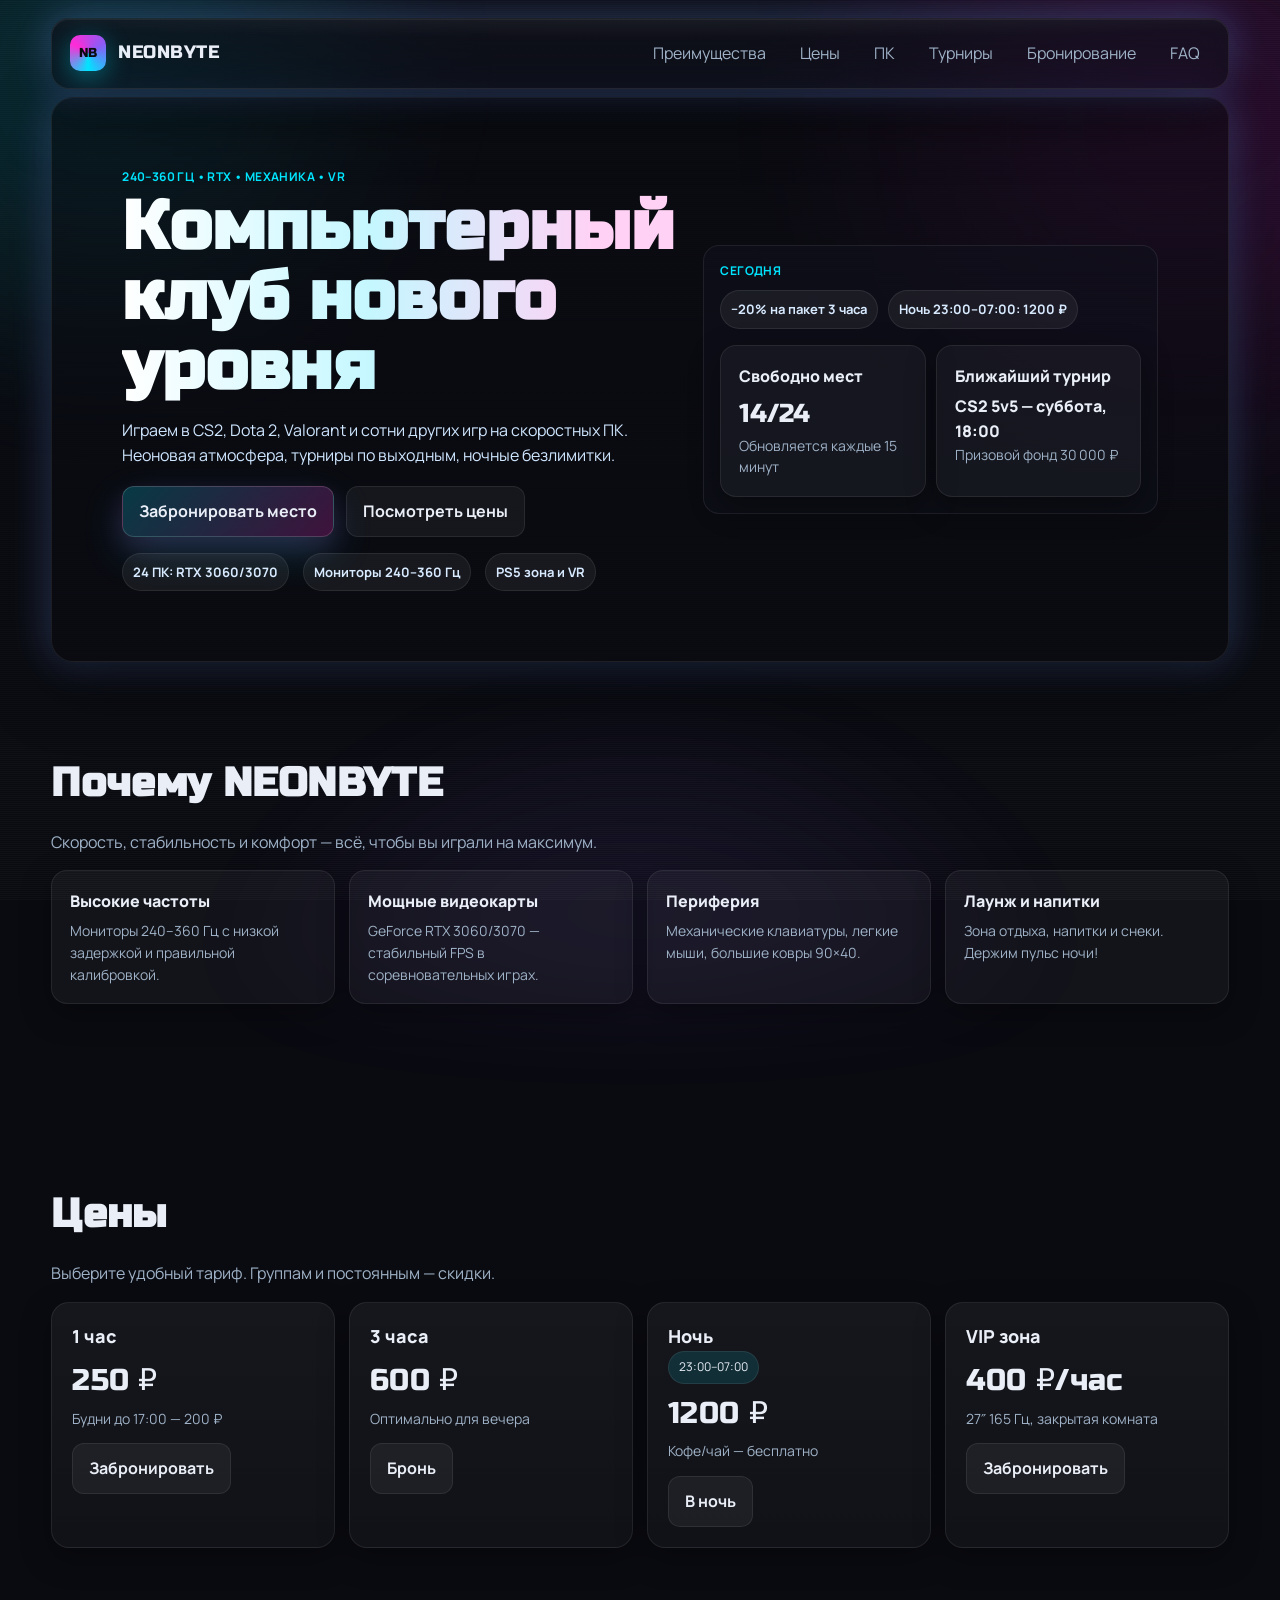
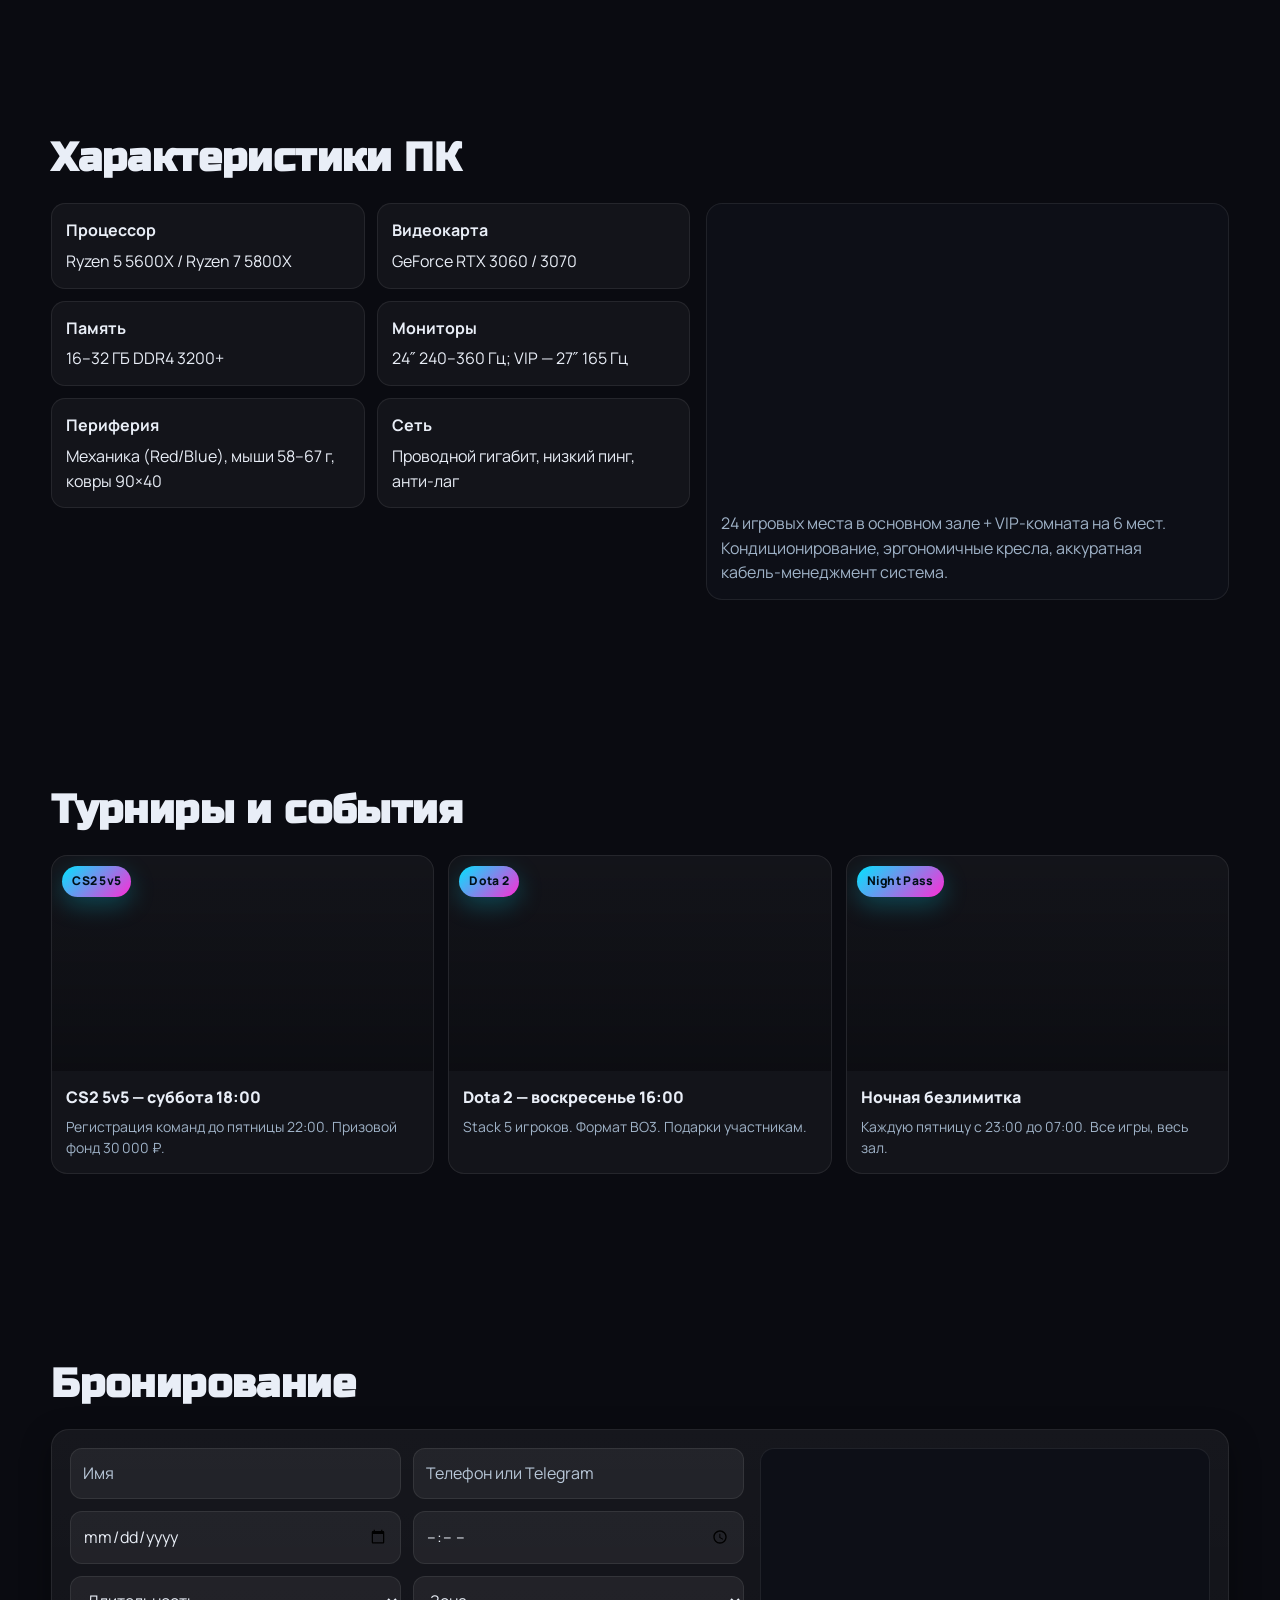
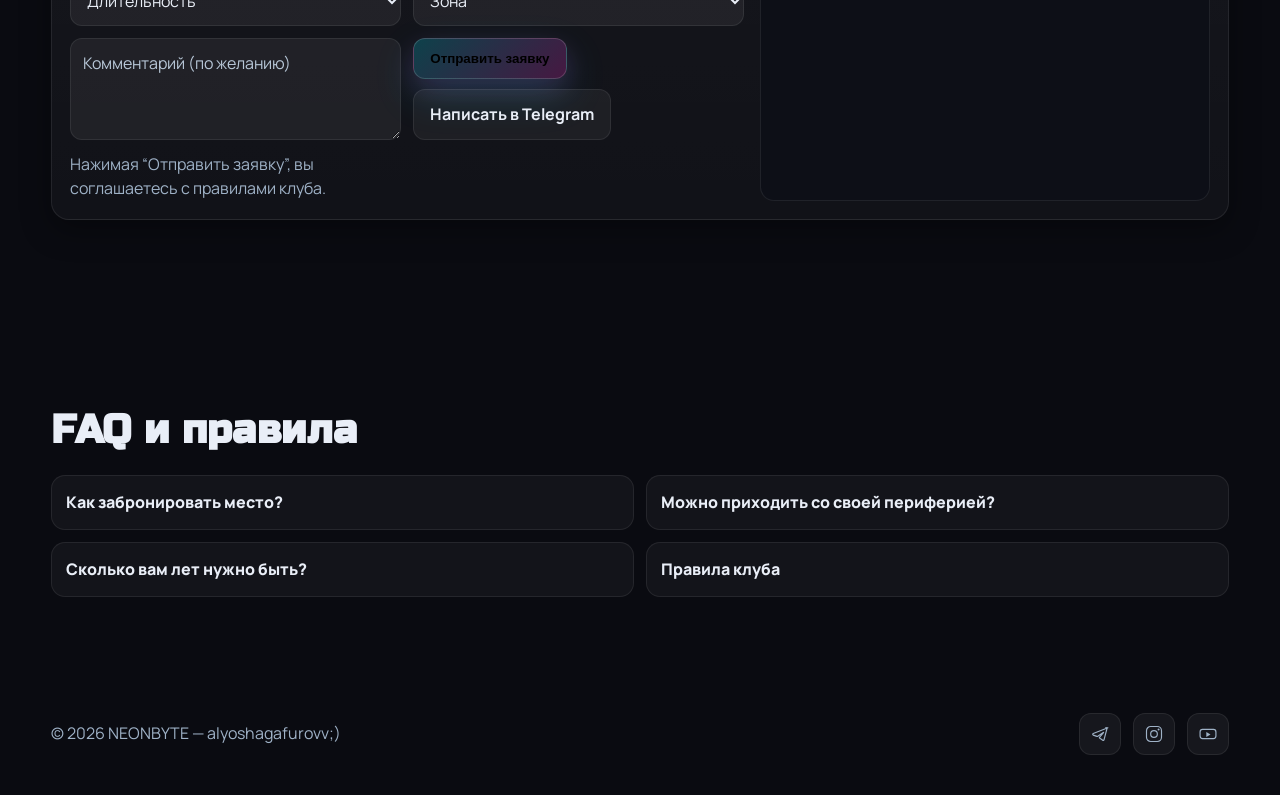
<file: alyosha/site6.html>
<!DOCTYPE html>
<html lang="ru">
<head>
  <meta charset="utf-8" />
  <meta name="viewport" content="width=device-width, initial-scale=1" />
  <title>NEONBYTE — компьютерный клуб: CS2, Dota 2, Valorant</title>
  <meta name="description" content="NEONBYTE — современный компьютерный клуб. 240–360 Гц мониторы, RTX, механика, VR, турниры. Забронируй ПК и играй в CS2, Dota 2, Valorant." />
  <meta property="og:title" content="NEONBYTE — компьютерный клуб" />
  <meta property="og:description" content="Скоростные ПК, неоновая атмосфера и турниры. Бронируй место!" />
  <meta name="theme-color" content="#0a0b11" />
  <link rel="preconnect" href="https://fonts.googleapis.com">
  <link rel="preconnect" href="https://fonts.gstatic.com" crossorigin>
  <link href="https://fonts.googleapis.com/css2?family=Manrope:wght@400;600;700&family=Russo+One&display=swap" rel="stylesheet">
  <style>
    /* Base / Reset */
    *,*::before,*::after{box-sizing:border-box}
    html,body{height:100%}
    body{
      margin:0; background:#0a0b11; color:#e9eef7;
      font-family: Manrope, ui-sans-serif, system-ui, -apple-system, Segoe UI, Roboto, Helvetica, Arial, "Apple Color Emoji","Segoe UI Emoji";
      line-height:1.55; -webkit-font-smoothing:antialiased; -moz-osx-font-smoothing:grayscale;
      text-rendering:optimizeLegibility; scroll-behavior:smooth;
    }
    img{max-width:100%; display:block; height:auto}
    a{text-decoration:none; color:inherit}

    :root{
      --bg:#0a0b11;
      --panel:rgba(255,255,255,0.04);
      --line:rgba(255,255,255,0.08);
      --muted:#9fb2c7;
      --accent:#00e5ff;   /* cyan */
      --accent2:#ff2bd6;  /* magenta */
      --accent3:#8b5cf6;  /* violet */
      --radius: 16px;
      --shadow-lg: 0 24px 60px rgba(0, 0, 0, .5);
      --shadow-md: 0 10px 30px rgba(0, 0, 0, .35);
      --glow-cyan: 0 0 40px rgba(0,229,255,.25);
      --glow-magenta: 0 0 40px rgba(255,43,214,.2);
    }

    /* Background neon orbs */
    .bg{
      position:fixed; inset:-10% -10% auto -10%; height:120vh; z-index:-2; pointer-events:none; filter: blur(60px) saturate(120%);
      background:
        radial-gradient(600px 600px at 15% 15%, rgba(0,229,255,.20), transparent 60%),
        radial-gradient(700px 700px at 85% 20%, rgba(255,43,214,.18), transparent 60%),
        radial-gradient(800px 700px at 50% 110%, rgba(139,92,246,.18), transparent 60%);
      opacity:.9;
    }
    .scan{
      position:fixed; inset:0; z-index:-1; pointer-events:none;
      background: repeating-linear-gradient(0deg, rgba(255,255,255,.04) 0 1px, transparent 1px 2px);
      mask: linear-gradient(180deg, rgba(0,0,0,.65), rgba(0,0,0,.2) 40%, rgba(0,0,0,.7));
    }

    .container{width:min(1200px, 92vw); margin:0 auto}

    /* Header — glass, rounded, neon glow */
    .site-header{
      position: sticky; top: 18px; z-index: 50;
    }
    .site-header .bar{
      width:min(1200px, 92vw); margin: 0 auto;
      display:flex; align-items:center; justify-content:space-between; gap:16px;
      padding: 14px 18px;
      border-radius: 18px; border: 1px solid var(--line);
      background: linear-gradient(180deg, rgba(16,18,28,.75), rgba(12,14,22,.58));
      backdrop-filter: blur(14px) saturate(130%);
      box-shadow: var(--shadow-lg), var(--glow-cyan), var(--glow-magenta), inset 0 1px rgba(255,255,255,.06);
      position: relative; overflow: hidden;
    }
    .site-header .bar::before{
      content:""; position:absolute; inset:0; pointer-events:none; border-radius:inherit;
      background: radial-gradient(120% 80% at 50% -20%, rgba(255,255,255,.08), transparent 60%);
    }
    .brand{display:flex; align-items:center; gap:12px}
    .logo{
      width:36px; height:36px; border-radius:10px;
      background:
        conic-gradient(from 180deg at 50% 50%, var(--accent), var(--accent2), var(--accent3), var(--accent));
      box-shadow: 0 6px 24px rgba(0,229,255,.35);
      position:relative;
    }
    .logo::after{
      content:"NB"; position:absolute; inset:0; display:grid; place-items:center;
      font-family:"Russo One", Arial, sans-serif; color:#0a0b11; font-size:13px; letter-spacing:.5px;
    }
    .brand .name{
      font-family: "Russo One", Arial, sans-serif; letter-spacing:.5px; font-size:18px;
    }
    nav.menu{display:flex; align-items:center; gap:14px}
    nav.menu a{
      color:var(--muted); padding:8px 10px; border-radius:10px;
      transition: color .2s ease, background .2s ease;
    }
    nav.menu a:hover{ color:#fff; background: rgba(255,255,255,.06)}
    .btn{
      display:inline-flex; align-items:center; gap:10px; padding:12px 16px;
      border-radius:12px; border:1px solid var(--line); background: rgba(255,255,255,.05); font-weight:700;
      transition: transform .15s ease, background .2s ease, box-shadow .2s ease;
    }
    .btn.primary{
      background: linear-gradient(135deg, rgba(0,229,255,.22), rgba(255,43,214,.22));
      border-color: rgba(255,255,255,.16);
      box-shadow: 0 16px 40px rgba(0,229,255,.18), 0 10px 26px rgba(255,43,214,.14);
    }
    .btn:hover{ transform: translateY(-1px); background: rgba(255,255,255,.08)}

    /* Mobile menu */
    .burger{display:none; width:42px; height:42px; border-radius:12px; border:1px solid var(--line); background: rgba(255,255,255,.06)}
    @media (max-width: 900px){
      nav.menu{display:none}
      .burger{display:inline-flex; align-items:center; justify-content:center}
      .drawer{
        position: fixed; inset: 72px 4% auto 4%; background: rgba(16,18,28,.92);
        border:1px solid var(--line); border-radius:16px; padding:10px; display:none; backdrop-filter: blur(10px);
        box-shadow: var(--shadow-lg);
      }
      .drawer a{display:block; padding:12px 10px; color:var(--muted); border-radius:10px}
      .drawer a:hover{background: rgba(255,255,255,.06); color:#fff}
      .drawer.open{display:block}
    }

    /* Hero */
    .hero{
      margin-top: 26px;
      position: relative; border-radius: 22px; overflow: hidden;
      border: 1px solid var(--line);
      background:
        linear-gradient(180deg, rgba(10,11,17,.5), rgba(10,11,17,.8)),
        url('https://images.unsplash.com/photo-1511512578047-dfb367046420?q=80&w=1600&auto=format&fit=crop') center/cover no-repeat;
      box-shadow: var(--shadow-lg), var(--glow-cyan), var(--glow-magenta);
    }
    .hero-inner{ padding: clamp(28px, 6vw, 70px); display:grid; grid-template-columns: 1.1fr .9fr; gap: 26px; align-items: center}
    @media (max-width: 980px){ .hero-inner{ grid-template-columns: 1fr } }
    .kicker{ color: var(--accent); font-weight:700; letter-spacing:.4px; text-transform: uppercase; font-size:12px}
    .h1{
      margin: 6px 0 10px;
      font-family: "Russo One", Arial, sans-serif; font-size: clamp(36px, 6vw, 68px); line-height:1.03; letter-spacing:.3px;
      background: linear-gradient(90deg, #fff, #c5f7ff 45%, #ffd2f5 85%); -webkit-background-clip:text; background-clip:text; color:transparent;
    }
    .lead{ color:#cfe6ff; max-width: 60ch}
    .hero-cta{margin-top:18px; display:flex; gap:12px; flex-wrap:wrap}
    .stats{display:flex; gap:14px; flex-wrap:wrap; margin-top:16px}
    .chip{
      display:inline-flex; align-items:center; gap:8px; padding:8px 10px; border-radius:999px;
      background: rgba(255,255,255,.06); border:1px solid var(--line); color:#d8eaff; font-size:13px; font-weight:700;
    }
    .hero-card{
      background: rgba(16,18,28,.6); border:1px solid var(--line); border-radius:16px; padding:16px;
      display:grid; gap:10px;
    }

    /* Sections */
    .section{ padding: clamp(34px, 7vw, 90px) 0}
    .section h2{
      margin:0 0 14px; font-family:"Russo One", Arial, sans-serif; letter-spacing:.4px;
      font-size: clamp(26px, 3.4vw, 40px);
    }
    .sub{ color:var(--muted); max-width:70ch }

    /* Features */
    .features{ display:grid; grid-template-columns: repeat(4, 1fr); gap: 14px; margin-top: 10px}
    @media (max-width:1100px){ .features{ grid-template-columns: repeat(2, 1fr)} }
    @media (max-width:600px){ .features{ grid-template-columns: 1fr} }
    .card{
      padding:18px; border-radius:16px; border:1px solid var(--line); background: var(--panel);
      box-shadow: var(--shadow-md); transition: transform .2s ease, background .2s ease, border-color .2s ease;
    }
    .card:hover{ transform: translateY(-3px); background: rgba(255,255,255,.06); border-color: rgba(255,255,255,.15) }
    .card .title{ font-weight:800; margin-bottom:6px}
    .card .txt{ color: var(--muted); font-size:14px}

    /* Pricing */
    .pricing{ display:grid; grid-template-columns: repeat(4,1fr); gap:14px; margin-top: 10px}
    @media (max-width:1100px){ .pricing{ grid-template-columns: repeat(2,1fr)} }
    @media (max-width:640px){ .pricing{ grid-template-columns: 1fr} }
    .price{
      padding:20px; border-radius:18px; border:1px solid var(--line); background: linear-gradient(180deg, rgba(255,255,255,.05), rgba(255,255,255,.03));
      box-shadow: var(--shadow-md);
    }
    .price .plan{ font-weight:800; font-size:18px}
    .price .num{ font-family:"Russo One"; font-size:30px; letter-spacing:.3px; margin:6px 0 4px}
    .price .muted{ color: var(--muted); font-size:14px}
    .price .cta-wrap{ margin-top:14px}
    .badge{ display:inline-block; font-size:12px; padding:6px 10px; border-radius:999px; border:1px solid var(--line); background: rgba(0,229,255,.12)}

    /* Specs */
    .specs{ display:grid; grid-template-columns: 1.1fr .9fr; gap:16px; margin-top:10px}
    @media (max-width:980px){ .specs{ grid-template-columns: 1fr} }
    .spec-grid{ display:grid; grid-template-columns: repeat(2,1fr); gap:12px}
    @media (max-width:620px){ .spec-grid{ grid-template-columns: 1fr} }
    .spec{
      border:1px solid var(--line); border-radius:14px; padding:14px; background: var(--panel);
    }
    .spec b{ display:block; margin-bottom:6px}
    .arena{
      border:1px solid var(--line); border-radius:16px; overflow:hidden; background: #0d0f17;
    }
    .arena .img{ aspect-ratio: 16/9; background: url('https://images.unsplash.com/photo-1511707171634-5f897ff02aa9?q=80&w=1600&auto=format&fit=crop') center/cover no-repeat }
    .arena .content{ padding:14px; color:var(--muted)}

    /* Events */
    .events{ display:grid; grid-template-columns: repeat(3,1fr); gap:14px; margin-top:10px}
    @media (max-width:980px){ .events{ grid-template-columns: 1fr 1fr } }
    @media (max-width:620px){ .events{ grid-template-columns: 1fr } }
    .event{ border:1px solid var(--line); border-radius:16px; background: var(--panel); overflow:hidden }
    .event .img{ position:relative; aspect-ratio: 16/9; background-position:center; background-size:cover; background-repeat:no-repeat }
    .event .img::after{ content:""; position:absolute; inset:0; background: linear-gradient(180deg, rgba(7,8,12,0), rgba(7,8,12,.55)) }
    .game-tag{
      position:absolute; top:10px; left:10px; z-index:1;
      padding:6px 10px; border-radius:999px; font-weight:800; font-size:12px; letter-spacing:.3px;
      color:#001018; background: linear-gradient(135deg, #00e5ff, #ff2bd6); box-shadow: 0 8px 24px rgba(0,229,255,.25);
    }
    .event .box{ padding:14px }
    .event .box .t{ font-weight:800; margin-bottom:6px }
    .event .box .d{ color:var(--muted); font-size:14px }

    /* Booking */
    .booking{
      border:1px solid var(--line); border-radius:18px; padding:18px; background: linear-gradient(180deg, rgba(255,255,255,.05), rgba(255,255,255,.03));
      box-shadow: var(--shadow-md);
      display:grid; grid-template-columns: 1.2fr .8fr; gap:16px
    }
    @media (max-width:980px){ .booking{ grid-template-columns: 1fr } }
    .form{ display:grid; grid-template-columns: repeat(2,1fr); gap:12px}
    @media (max-width:640px){ .form{ grid-template-columns: 1fr } }
    .input{
      background: rgba(255,255,255,.06); border:1px solid var(--line); border-radius:12px; color:#e9eef7;
      padding:12px 12px; font:inherit; outline:none; width:100%;
    }
    .input::placeholder{ color:#b8c7d8 }
    textarea.input{ min-height: 98px; resize: vertical }
    .map{
      border:1px solid var(--line); border-radius:14px; overflow:hidden; min-height: 280px; background:#0d0f17
    }

    /* FAQ */
    .faq{ display:grid; grid-template-columns: 1fr 1fr; gap:12px; margin-top:10px}
    @media (max-width:900px){ .faq{ grid-template-columns: 1fr } }
    .qa{ border:1px solid var(--line); border-radius:14px; background: var(--panel); overflow:hidden }
    .qa summary{ cursor:pointer; padding:14px; font-weight:800; list-style:none }
    .qa summary::-webkit-details-marker{display:none}
    .qa[open] summary{ background: rgba(255,255,255,.06)}
    .qa .a{ padding: 0 14px 14px; color:var(--muted) }

    /* Footer */
    footer{ padding: 26px 0 40px; color:var(--muted) }
    .foot{ display:flex; align-items:center; justify-content:space-between; gap:12px; flex-wrap:wrap }
    .social{ display:flex; gap:12px }
    .social a{ display:inline-flex; width:42px; height:42px; align-items:center; justify-content:center; border-radius:12px; border:1px solid var(--line); background: rgba(255,255,255,.05)}
    .social a:hover{ background: rgba(255,255,255,.08); color:#fff }

    /* Reveal */
    [data-reveal]{ opacity:0; transform: translateY(16px); transition: opacity .6s ease, transform .6s ease }
    [data-reveal].show{ opacity:1; transform: translateY(0) }

    /* Focus */
    :focus-visible{ outline:2px solid rgba(0,229,255,.7); outline-offset:3px; border-radius:10px }
  </style>
</head>
<body>
  <div class="bg"></div>
  <div class="scan"></div>

  <header class="site-header">
    <div class="bar">
      <a href="#top" class="brand" aria-label="На главную">
        <span class="logo" aria-hidden="true"></span>
        <span class="name">NEONBYTE</span>
      </a>
      <nav class="menu" aria-label="Навигация">
        <a href="#features">Преимущества</a>
        <a href="#pricing">Цены</a>
        <a href="#specs">ПК</a>
        <a href="#events">Турниры</a>
        <a href="#booking">Бронирование</a>
        <a href="#faq">FAQ</a>
      </nav>
      <button class="burger" id="burger" aria-label="Открыть меню">
        <svg width="22" height="22" viewBox="0 0 24 24" fill="none">
          <path d="M4 7h16M4 12h16M4 17h16" stroke="#cdd5e1" stroke-width="1.6" stroke-linecap="round"/>
        </svg>
      </button>
    </div>
  </header>

  <main id="top" class="container">
    <section class="hero" aria-label="Главный экран">
      <div class="hero-inner">
        <div>
          <div class="kicker" data-reveal>240–360 Гц • RTX • Механика • VR</div>
          <h1 class="h1" data-reveal style="transition-delay:.05s">Компьютерный клуб нового уровня</h1>
          <p class="lead" data-reveal style="transition-delay:.1s">
            Играем в CS2, Dota 2, Valorant и сотни других игр на скоростных ПК.
            Неоновая атмосфера, турниры по выходным, ночные безлимитки.
          </p>
          <div class="hero-cta" data-reveal style="transition-delay:.15s">
            <a class="btn primary" href="#booking">Забронировать место</a>
            <a class="btn" href="#pricing">Посмотреть цены</a>
          </div>
          <div class="stats" data-reveal style="transition-delay:.2s">
            <span class="chip">24 ПК: RTX 3060/3070</span>
            <span class="chip">Мониторы 240–360 Гц</span>
            <span class="chip">PS5 зона и VR</span>
          </div>
        </div>
        <div class="hero-card" data-reveal style="transition-delay:.12s">
          <div class="kicker">Сегодня</div>
          <div style="display:flex; gap:10px; flex-wrap:wrap">
            <span class="chip">−20% на пакет 3 часа</span>
            <span class="chip">Ночь 23:00–07:00: 1200 ₽</span>
          </div>
          <div style="display:grid; grid-template-columns: 1fr 1fr; gap:10px; margin-top:6px">
            <div class="card">
              <div class="title">Свободно мест</div>
              <div style="font-family:'Russo One'; font-size:26px">14/24</div>
              <div class="txt">Обновляется каждые 15 минут</div>
            </div>
            <div class="card">
              <div class="title">Ближайший турнир</div>
              <div style="font-weight:800">CS2 5v5 — суббота, 18:00</div>
              <div class="txt">Призовой фонд 30 000 ₽</div>
            </div>
          </div>
        </div>
      </div>
    </section>

    <section id="features" class="section">
      <h2 data-reveal>Почему NEONBYTE</h2>
      <p class="sub" data-reveal style="transition-delay:.05s">Скорость, стабильность и комфорт — всё, чтобы вы играли на максимум.</p>
      <div class="features" data-reveal style="transition-delay:.1s">
        <div class="card">
          <div class="title">Высокие частоты</div>
          <div class="txt">Мониторы 240–360 Гц с низкой задержкой и правильной калибровкой.</div>
        </div>
        <div class="card">
          <div class="title">Мощные видеокарты</div>
          <div class="txt">GeForce RTX 3060/3070 — стабильный FPS в соревновательных играх.</div>
        </div>
        <div class="card">
          <div class="title">Периферия</div>
          <div class="txt">Механические клавиатуры, легкие мыши, большие ковры 90×40.</div>
        </div>
        <div class="card">
          <div class="title">Лаунж и напитки</div>
          <div class="txt">Зона отдыха, напитки и снеки. Держим пульс ночи!</div>
        </div>
      </div>
    </section>

    <section id="pricing" class="section">
      <h2 data-reveal>Цены</h2>
      <p class="sub" data-reveal style="transition-delay:.05s">Выберите удобный тариф. Группам и постоянным — скидки.</p>
      <div class="pricing" data-reveal style="transition-delay:.1s">
        <div class="price">
          <div class="plan">1 час</div>
          <div class="num">250 ₽</div>
          <div class="muted">Будни до 17:00 — 200 ₽</div>
          <div class="cta-wrap"><a class="btn" href="#booking">Забронировать</a></div>
        </div>
        <div class="price">
          <div class="plan">3 часа</div>
          <div class="num">600 ₽</div>
          <div class="muted">Оптимально для вечера</div>
          <div class="cta-wrap"><a class="btn" href="#booking">Бронь</a></div>
        </div>
        <div class="price">
          <div class="plan">Ночь</div>
          <div class="badge">23:00–07:00</div>
          <div class="num">1200 ₽</div>
          <div class="muted">Кофе/чай — бесплатно</div>
          <div class="cta-wrap"><a class="btn" href="#booking">В ночь</a></div>
        </div>
        <div class="price">
          <div class="plan">VIP зона</div>
          <div class="num">400 ₽/час</div>
          <div class="muted">27″ 165 Гц, закрытая комната</div>
          <div class="cta-wrap"><a class="btn" href="#booking">Забронировать</a></div>
        </div>
      </div>
    </section>

    <section id="specs" class="section">
      <h2 data-reveal>Характеристики ПК</h2>
      <div class="specs" data-reveal style="transition-delay:.05s">
        <div>
          <div class="spec-grid">
            <div class="spec">
              <b>Процессор</b>
              Ryzen 5 5600X / Ryzen 7 5800X
            </div>
            <div class="spec">
              <b>Видеокарта</b>
              GeForce RTX 3060 / 3070
            </div>
            <div class="spec">
              <b>Память</b>
              16–32 ГБ DDR4 3200+
            </div>
            <div class="spec">
              <b>Мониторы</b>
              24″ 240–360 Гц; VIP — 27″ 165 Гц
            </div>
            <div class="spec">
              <b>Периферия</b>
              Механика (Red/Blue), мыши 58–67 г, ковры 90×40
            </div>
            <div class="spec">
              <b>Сеть</b>
              Проводной гигабит, низкий пинг, анти‑лаг
            </div>
          </div>
        </div>
        <div class="arena">
          <div class="img" role="img" aria-label="Игровая арена"></div>
          <div class="content">24 игровых места в основном зале + VIP‑комната на 6 мест. Кондиционирование, эргономичные кресла, аккуратная кабель‑менеджмент система.</div>
        </div>
      </div>
    </section>

    <section id="events" class="section">
      <h2 data-reveal>Турниры и события</h2>
      <div class="events" data-reveal style="transition-delay:.05s">
        <!-- CS2 5v5 -->
        <article class="event">
          <div class="img" style="background-image:url('https://images.unsplash.com/photo-1542751371-4d3d31834b36?q=80&w=1600&auto=format&fit=crop')" role="img" aria-label="CS2 5v5 турнир">
            <span class="game-tag">CS2 5v5</span>
          </div>
          <div class="box">
            <div class="t">CS2 5v5 — суббота 18:00</div>
            <div class="d">Регистрация команд до пятницы 22:00. Призовой фонд 30 000 ₽.</div>
          </div>
        </article>
        <!-- Dota 2 -->
        <article class="event">
          <div class="img" style="background-image:url('https://images.unsplash.com/photo-1585247226801-bc613c441316?q=80&w=1600&auto=format&fit=crop')" role="img" aria-label="Dota 2 турнир">
            <span class="game-tag">Dota 2</span>
          </div>
          <div class="box">
            <div class="t">Dota 2 — воскресенье 16:00</div>
            <div class="d">Stack 5 игроков. Формат BO3. Подарки участникам.</div>
          </div>
        </article>
        <!-- Ночная безлимитка -->
        <article class="event">
          <div class="img" style="background-image:url('https://images.unsplash.com/photo-1542751371-6d07f6ede0a0?q=80&w=1600&auto=format&fit=crop')" role="img" aria-label="Ночная безлимитка">
            <span class="game-tag">Night Pass</span>
          </div>
          <div class="box">
            <div class="t">Ночная безлимитка</div>
            <div class="d">Каждую пятницу с 23:00 до 07:00. Все игры, весь зал.</div>
          </div>
        </article>
      </div>
    </section>

    <section id="booking" class="section">
      <h2 data-reveal>Бронирование</h2>
      <div class="booking" data-reveal style="transition-delay:.05s">
        <form class="form" onsubmit="event.preventDefault(); alert('Заявка отправлена! Замените обработчик на свой.');">
          <input class="input" type="text" name="name" placeholder="Имя" required>
          <input class="input" type="tel" name="phone" placeholder="Телефон или Telegram" required>
          <input class="input" type="date" name="date" required>
          <input class="input" type="time" name="time" required>
          <select class="input" name="hours" required>
            <option value="">Длительность</option>
            <option>1 час</option>
            <option>2 часа</option>
            <option>3 часа</option>
            <option>Ночь (23:00–07:00)</option>
          </select>
          <select class="input" name="zone" required>
            <option value="">Зона</option>
            <option>Основной зал</option>
            <option>VIP</option>
            <option>PS5</option>
          </select>
          <textarea class="input" name="note" placeholder="Комментарий (по желанию)"></textarea>
          <div style="display:flex; gap:10px; align-items:center; flex-wrap:wrap">
            <button class="btn primary" type="submit">Отправить заявку</button>
            <a class="btn" href="https://t.me/yourclub" target="_blank" rel="noopener">Написать в Telegram</a>
          </div>
          <div class="sub">Нажимая “Отправить заявку”, вы соглашаетесь с правилами клуба.</div>
        </form>
        <div class="map" aria-label="Карта">
          <!-- Замените src на свою карту Google/Yandex -->
          <iframe title="Карта клуба" src="https://www.openstreetmap.org/export/embed.html?bbox=37.60%2C55.73%2C37.68%2C55.78&amp;layer=mapnik" style="border:0; width:100%; height:100%"></iframe>
        </div>
      </div>
    </section>

    <section id="faq" class="section">
      <h2 data-reveal>FAQ и правила</h2>
      <div class="faq" data-reveal style="transition-delay:.05s">
        <details class="qa">
          <summary>Как забронировать место?</summary>
          <div class="a">Оставьте заявку на сайте или напишите в Telegram. Подтверждаем бронь сообщением.</div>
        </details>
        <details class="qa">
          <summary>Можно приходить со своей периферией?</summary>
          <div class="a">Да, подключим вашу мышь/клавиатуру/наушники. Есть запасные USB‑кабели.</div>
        </details>
        <details class="qa">
          <summary>Сколько вам лет нужно быть?</summary>
          <div class="a">С 12 лет самостоятельно; младше 12 — в сопровождении взрослых. Ночные сессии — с 16+.</div>
        </details>
        <details class="qa">
          <summary>Правила клуба</summary>
          <div class="a">Берегите оборудование, не мешайте другим игрокам, еда — в лаунж‑зоне, напитки у ПК — в крышках. За порчу — штраф.</div>
        </details>
      </div>
    </section>
  </main>

  <footer>
    <div class="container foot">
      <div>© <span id="year"></span> NEONBYTE — alyoshagafurovv;)</div>
      <div class="social">
        <a href="https://t.me/alishergafurovv" target="_blank" rel="noopener" aria-label="Telegram">
          <svg width="20" height="20" viewBox="0 0 24 24" fill="none">
            <path d="M21.5 4.5L3.9 11.4c-.9.35-.88 1.66.03 1.97l4.3 1.53c.37.13.78.07 1.1-.16l6.65-4.7c.17-.12.36.1.22.26l-4.82 5.62c-.25.3-.2.75.12.98l3.8 2.66c.56.39 1.33.1 1.5-.56l3.55-13.38c.2-.76-.52-1.43-1.35-1.22Z" stroke="currentColor" stroke-width="1.4" stroke-linejoin="round"/>
          </svg>
        </a>
        <a href="https://www.instagram.com/alishergafurovv/" target="_blank" rel="noopener" aria-label="Instagram">
          <svg width="20" height="20" viewBox="0 0 24 24" fill="none">
            <rect x="3" y="3" width="18" height="18" rx="5" stroke="currentColor" stroke-width="1.4"/>
            <circle cx="12" cy="12" r="4" stroke="currentColor" stroke-width="1.4"/>
            <circle cx="17.5" cy="6.5" r="1.2" fill="currentColor"/>
          </svg>
        </a>
        <a href="https://youtube.com/@yourclub" target="_blank" rel="noopener" aria-label="YouTube">
          <svg width="20" height="20" viewBox="0 0 24 24" fill="none">
            <rect x="2.5" y="6.5" width="19" height="11" rx="3" stroke="currentColor" stroke-width="1.4"/>
            <path d="M10 9.5l5 3-5 3v-6Z" fill="currentColor"/>
          </svg>
        </a>
      </div>
    </div>
  </footer>

  <script>
    // Mobile drawer
    const burger = document.getElementById('burger');
    const drawer = document.getElementById('drawer');
    burger?.addEventListener('click', () => {
      drawer.classList.toggle('open');
      burger.setAttribute('aria-expanded', drawer.classList.contains('open') ? 'true' : 'false');
    });
    drawer?.addEventListener('click', (e) => {
      if (e.target.tagName === 'A') drawer.classList.remove('open');
    });

    // Reveal on scroll
    const revealEls = document.querySelectorAll('[data-reveal]');
    const io = new IntersectionObserver(entries => {
      entries.forEach(en => {
        if (en.isIntersecting) { en.target.classList.add('show'); io.unobserve(en.target); }
      });
    }, { threshold: 0.12, rootMargin: "0px 0px -40px 0px" });
    revealEls.forEach(el => io.observe(el));

    // Year
    document.getElementById('year').textContent = new Date().getFullYear();
  </script>
</body>
</html>
</file>
